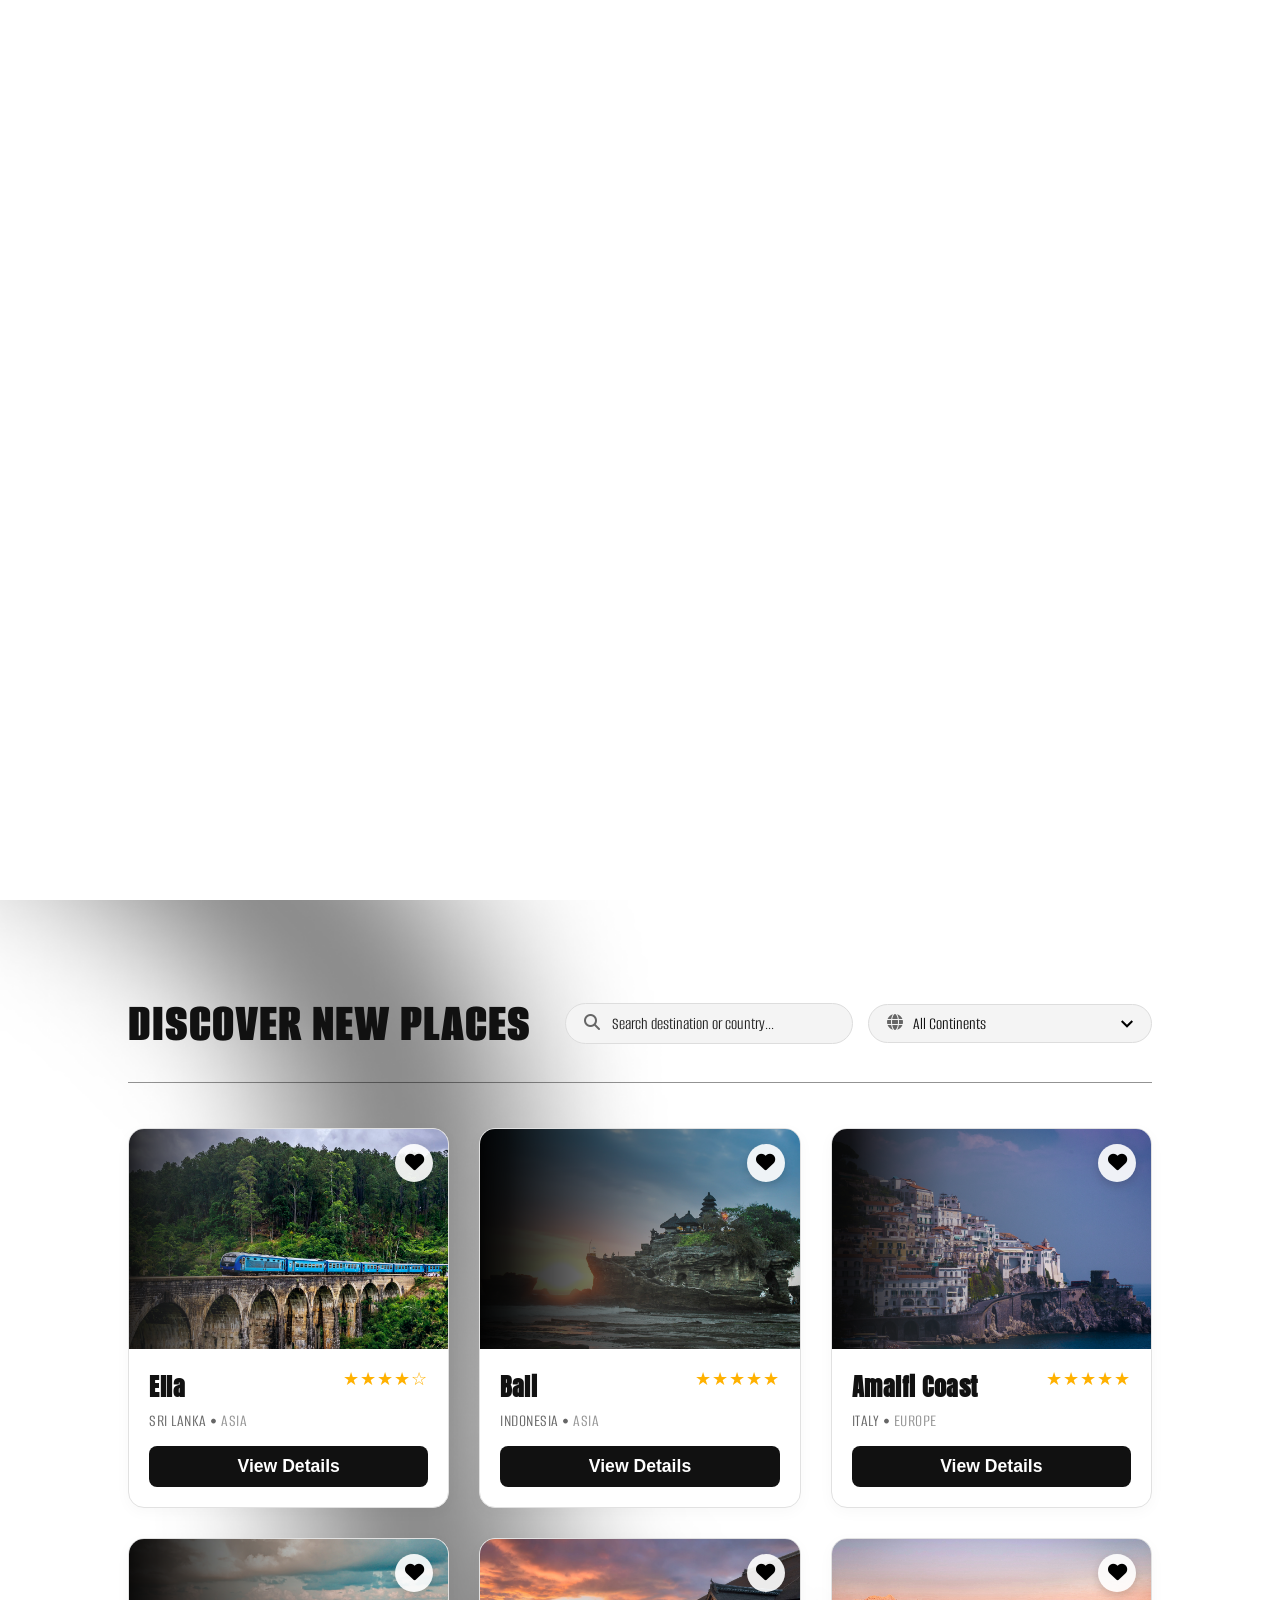
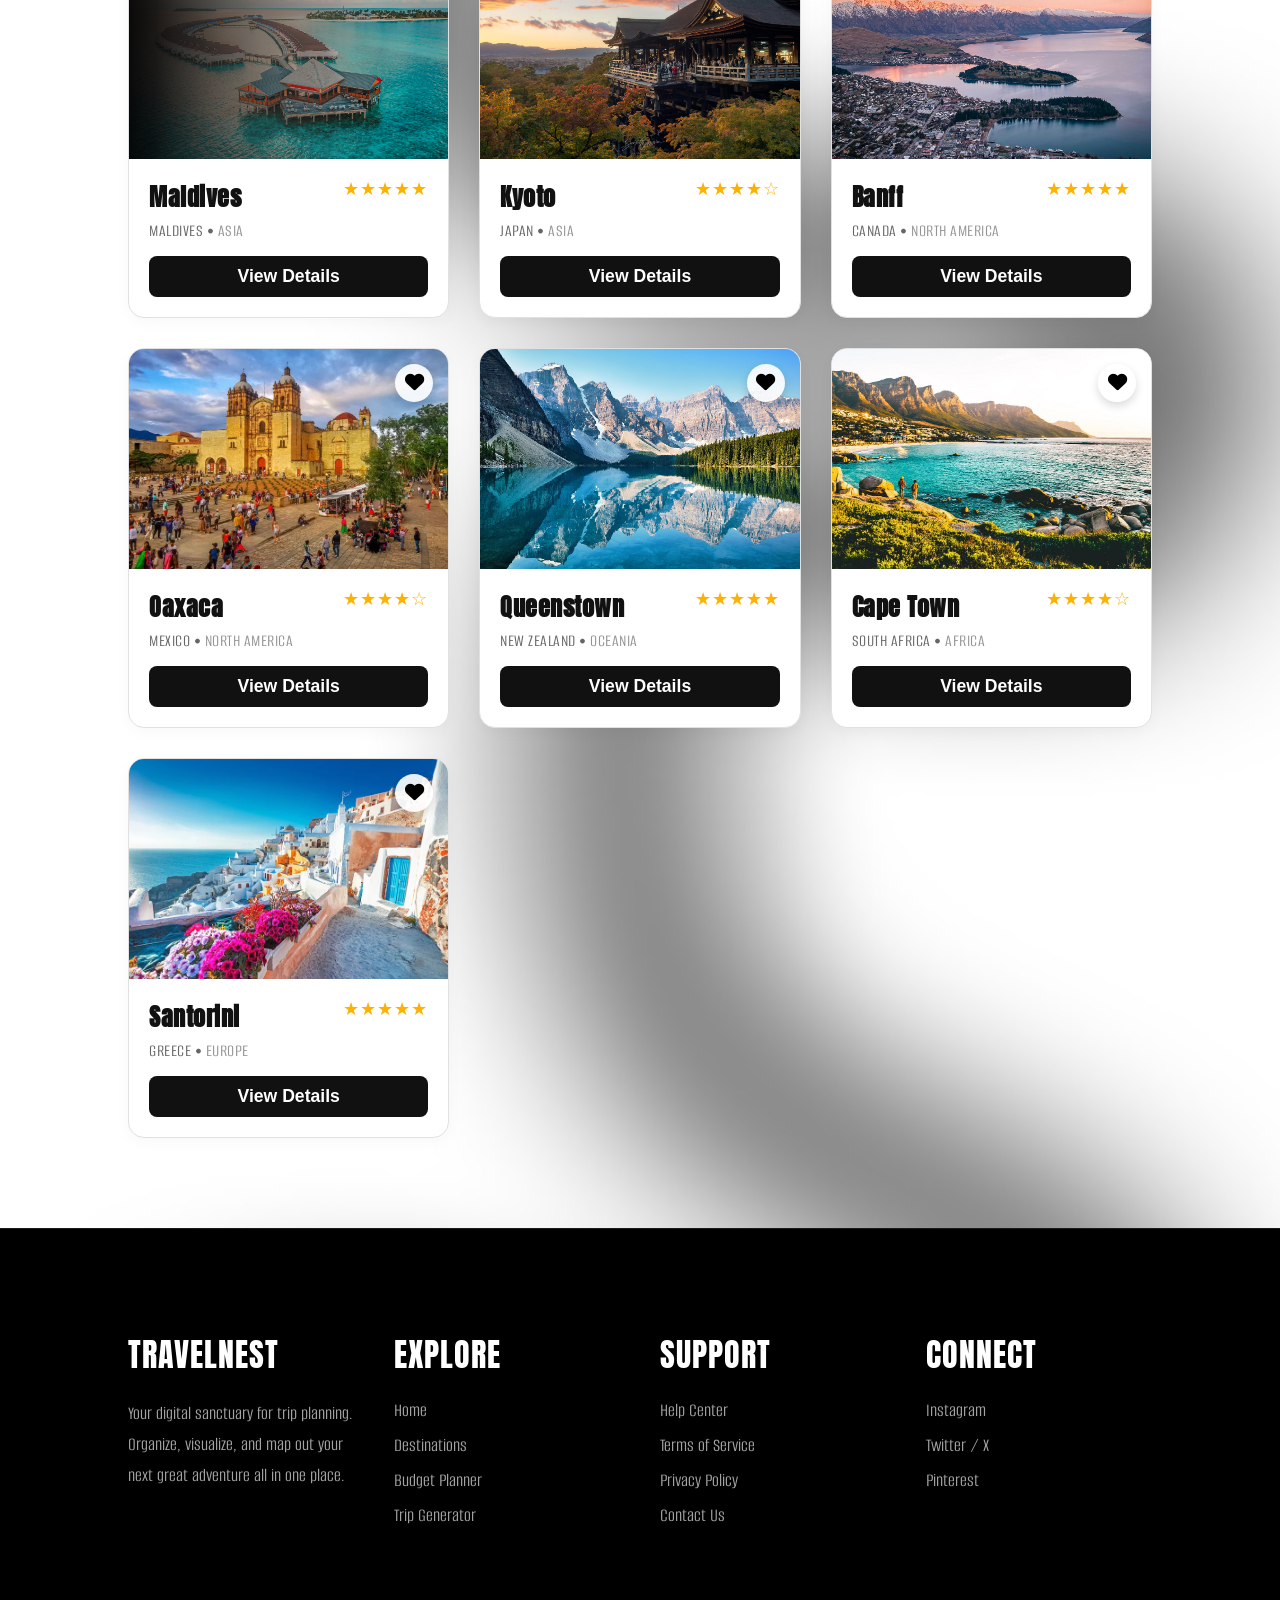
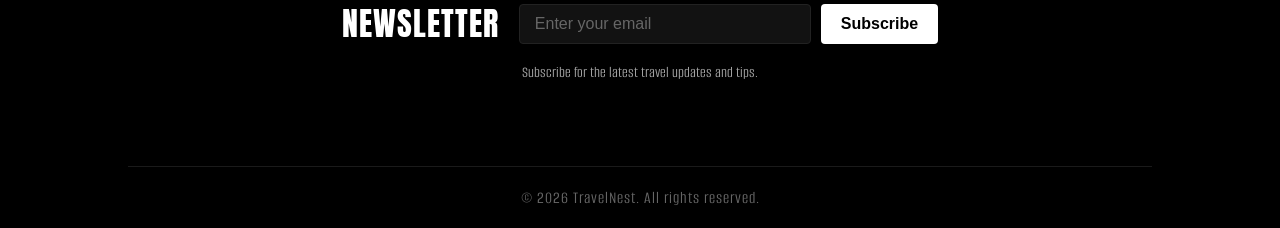
<file: pages/explorer.html>
<!DOCTYPE html>
<html lang="en">

<head>
    <meta charset="UTF-8">
    <meta name="viewport" content="width=device-width, initial-scale=1.0">
    <title>TravelNest | Explore</title>

    <link rel="stylesheet" href="../css/template.css">
    <link rel="stylesheet" href="../css/loading.css">
    <link rel="stylesheet" href="../css/explorer.css">


    <!-- icons  -->
    <link rel="stylesheet" href="https://www.w3schools.com/w3css/5/w3.css">
    <link rel="stylesheet" href="https://cdnjs.cloudflare.com/ajax/libs/font-awesome/4.7.0/css/font-awesome.min.css">
    <link rel="stylesheet" href="https://cdnjs.cloudflare.com/ajax/libs/font-awesome/6.4.0/css/all.min.css"
        integrity="sha512-iecdLmaskl7CVkqkXNQ/ZH/XLlvWZOJyj7Yy7tcenmpD1ypASozpmT/E0iPtmFIB46ZmdtAc9eNBvH0H/ZpiBw=="
        crossorigin="anonymous" referrerpolicy="no-referrer" />

    <!-- fonts  -->
    <link rel="preconnect" href="https://fonts.googleapis.com">
    <link rel="preconnect" href="https://fonts.gstatic.com" crossorigin>
    <link href="https://fonts.googleapis.com/css2?family=Alumni+Sans:wght@300;400;700&family=Anton&display=swap"
        rel="stylesheet">

</head>

<body>

    <div id="custom-cursor"></div>

    <div class="hero-container">
        <div class="nav-bar-container">
            <h1 class="logo-nav">TravelNest</h1>
            <!-- Added mobile menu toggle button (White Circle) -->
            <div class="menu-toggle" id="mobile-menu-toggle">
                <span></span>
                <span></span>
                <span></span>
            </div>

            <nav class="navbar" id="navbar">
                <ul>
                    <li><a href="../index.html">Home</a></li>
                    <li><a href="explorer.html">Destinations</a></li>
                    <li> <a href="planner.html">Budget Planner</a></li>
                    <li><a href="generator.html">Trip Generator</a></li>
                    <li><a href="mood.html">Mood Board</a></li>
                    <li class="active-mobile"><a href="support.html">Support</a></li>
                </ul>
            </nav>
        </div>

        <div class="hero-banner">
            <div class="overlay"></div>
            <div class="slide active"><img src="../assets/images/destinations/Canada/banff.png" alt="Hero 1"></div>
            <div class="slide"><img src="../assets/images/destinations/NZ/queenstown.png" alt="Hero 2"></div>
            <div class="slide"><img src="../assets/images/destinations/Japan/kyoto.png" alt="Hero 3"></div>

            <div class="text-container-hero">
                <h2 class="hero-title">EXPLORE BEYOND HORIZONS</h2>

               <a href="#section-2" class="hero-btn">Get Started</a>


            </div>
        </div>
    </div>


    <div class="page-wrapper">

        <section class="explorer-section" id="section-2">
            <div class="explorer-header">
                <h2 class="section-main-title">Discover new places</h2>

                <div class="explorer-filter-dashboard">
                    <div class="filter-input-wrapper search-field-box">
                        <span class="filter-icon"><i class="fa fa-search"></i></span>
                        <input type="text" id="dest-search-input" placeholder="Search destination or country...">
                    </div>
                    <div class="filter-input-wrapper select-field-box">
                        <span class="filter-icon"><i class="fa fa-globe"></i></span>
                        <select id="dest-continent-filter">
                            <option value="all">All Continents</option>
                            <option value="Asia">Asia</option>
                            <option value="Europe">Europe</option>
                            <option value="North America">North America</option>
                            <option value="Oceania">Oceania</option>
                            <option value="Africa">Africa</option>
                        </select>
                    </div>
                </div>
            </div>

            <div class="wishlist-status-bar" id="wishlist-banner" style="display: none;">
                <p><i class="fa fa-heart" style="padding: 15px;"></i> You have <span id="wishlist-count">0</span>
                    destinations saved to your wishlist.</p>
            </div>

            <div class="destinations-grid-matrix" id="destinations-display-grid">
                <div class="explorer-loading-spinner">Loading dynamic destinations layout...</div>
            </div>
        </section>

        <div class="destination-modal-overlay" id="destination-detail-modal" aria-hidden="true">
            <div class="modal-card-window">
                <button class="modal-close-trigger" id="close-modal-btn"
                    aria-label="Close details window">&times;</button>

                <div class="modal-hero-banner" id="modal-hero-bg">
                    <div class="modal-hero-caption">
                        <h1 id="modal-dest-title">Destination Name</h1>
                        <p id="modal-dest-location">Country, Continent</p>
                    </div>
                </div>

                <div class="modal-body-content">
                    <div class="modal-meta-row">
                        <div class="modal-rating-stars" id="modal-dest-stars">★★★★★</div>
                        <button class="modal-wishlist-action-btn" id="modal-wishlist-toggle-btn">
                            <span class="heart-icon">🤍</span> Add to Wishlist
                        </button>
                    </div>

                    <div class="modal-info-segment">
                        <h2>About The Destination</h2>
                        <p id="modal-dest-description">Comprehensive destination overview description paragraph details
                            go here dynamically.</p>
                    </div>

                    <div class="modal-info-segment">
                        <h2>Popular Attractions</h2>
                        <ul class="modal-attractions-list" id="modal-dest-attractions">
                        </ul>
                    </div>

                    <div class="modal-info-segment">
                        <h2>Estimated Travel Costs Comparison</h2>
                        <div class="table-responsive-container">
                            <table class="modal-cost-comparison-table">
                                <thead>
                                    <tr>
                                        <th>Expense Category</th>
                                        <th>Estimated Cost Range</th>
                                    </tr>
                                </thead>
                                <tbody>
                                    <tr>
                                        <td><strong> Accommodation</strong></td>
                                        <td id="cost-cell-accommodation">-</td>
                                    </tr>
                                    <tr>
                                        <td><strong> Food & Dining</strong></td>
                                        <td id="cost-cell-food">-</td>
                                    </tr>
                                    <tr>
                                        <td><strong> Local Transport</strong></td>
                                        <td id="cost-cell-transport">-</td>
                                    </tr>
                                </tbody>
                            </table>
                        </div>
                    </div>
                </div>

                <div class="modal-footer-actions">
                    <button class="modal-primary-action-btn">Book Now</button>
                </div>
            </div>
        </div>

    </div>

    <div class="menu-overlay" id="menu-overlay"></div>

    <footer class="footer">
        <div class="footer-content">
            <div class="footer-col branding">
                <h1>TravelNest</h1>
                <p>Your digital sanctuary for trip planning. Organize, visualize, and map out your next great
                    adventure all in one place.</p>
            </div>

            <div class="footer-col links">
                <h1>Explore</h1>
                <ul>
                    <li>Home</li>
                    <li>Destinations</li>
                    <li>Budget Planner</li>
                    <li>Trip Generator</li>
                </ul>
            </div>

            <div class="footer-col legal">
                <h1>Support</h1>
                <ul>
                    <li>Help Center</li>
                    <li>Terms of Service</li>
                    <li>Privacy Policy</li>
                    <li>Contact Us</li>
                </ul>
            </div>

            <div class="footer-col social">
                <h1>Connect</h1>
                <ul>
                    <li>Instagram</li>
                    <li>Twitter / X</li>
                    <li>Pinterest</li>
                </ul>
            </div>
        </div>

        <div class="footer-newsletter-row">
            <div class="newsletter-inline-container">
                <h1>Newsletter</h1>
                <form id="newsletter-form" class="newsletter-form">
                    <input type="email" id="newsletter-email" placeholder="Enter your email" required>
                    <button type="submit">Subscribe</button>
                </form>
            </div>
            <p class="newsletter-desc">Subscribe for the latest travel updates and tips.</p>
            <p id="newsletter-message" class="newsletter-message"></p>
        </div>

        <div class="footer-bottom">
            &copy; 2026 TravelNest. All rights reserved.
        </div>
    </footer>

    <!-- loading screen  -->
    <div id="loader">
        <div class="panel left"></div>
        <div class="panel right"></div>

        <h1 class="logo">TravelNest</h1>
    </div>



    <script src="../js/loading.js"></script>


    <script src="../js/template.js"></script>

    <!-- animations  -->

    <script src="../js/cursor_animation.js"></script>
    <script src="../js/explorer.js"></script>

</body>

</html>
</file>
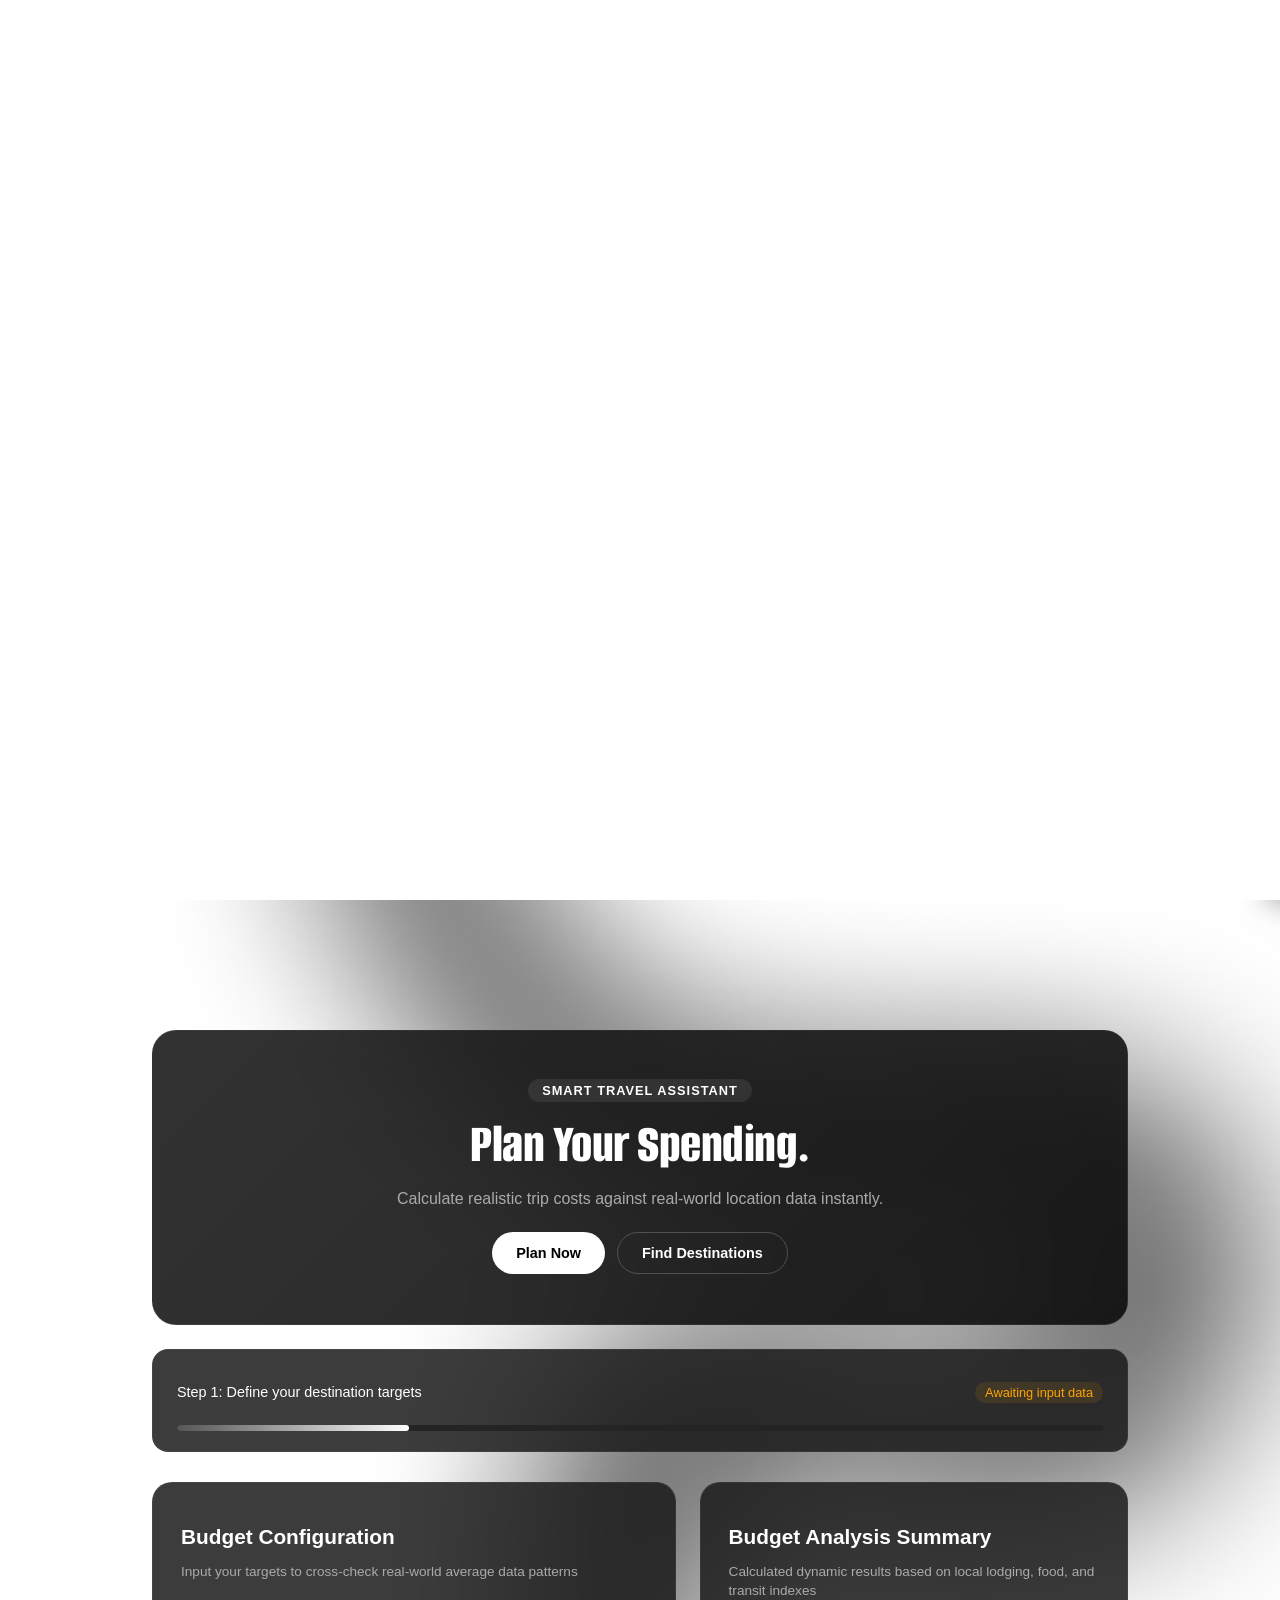
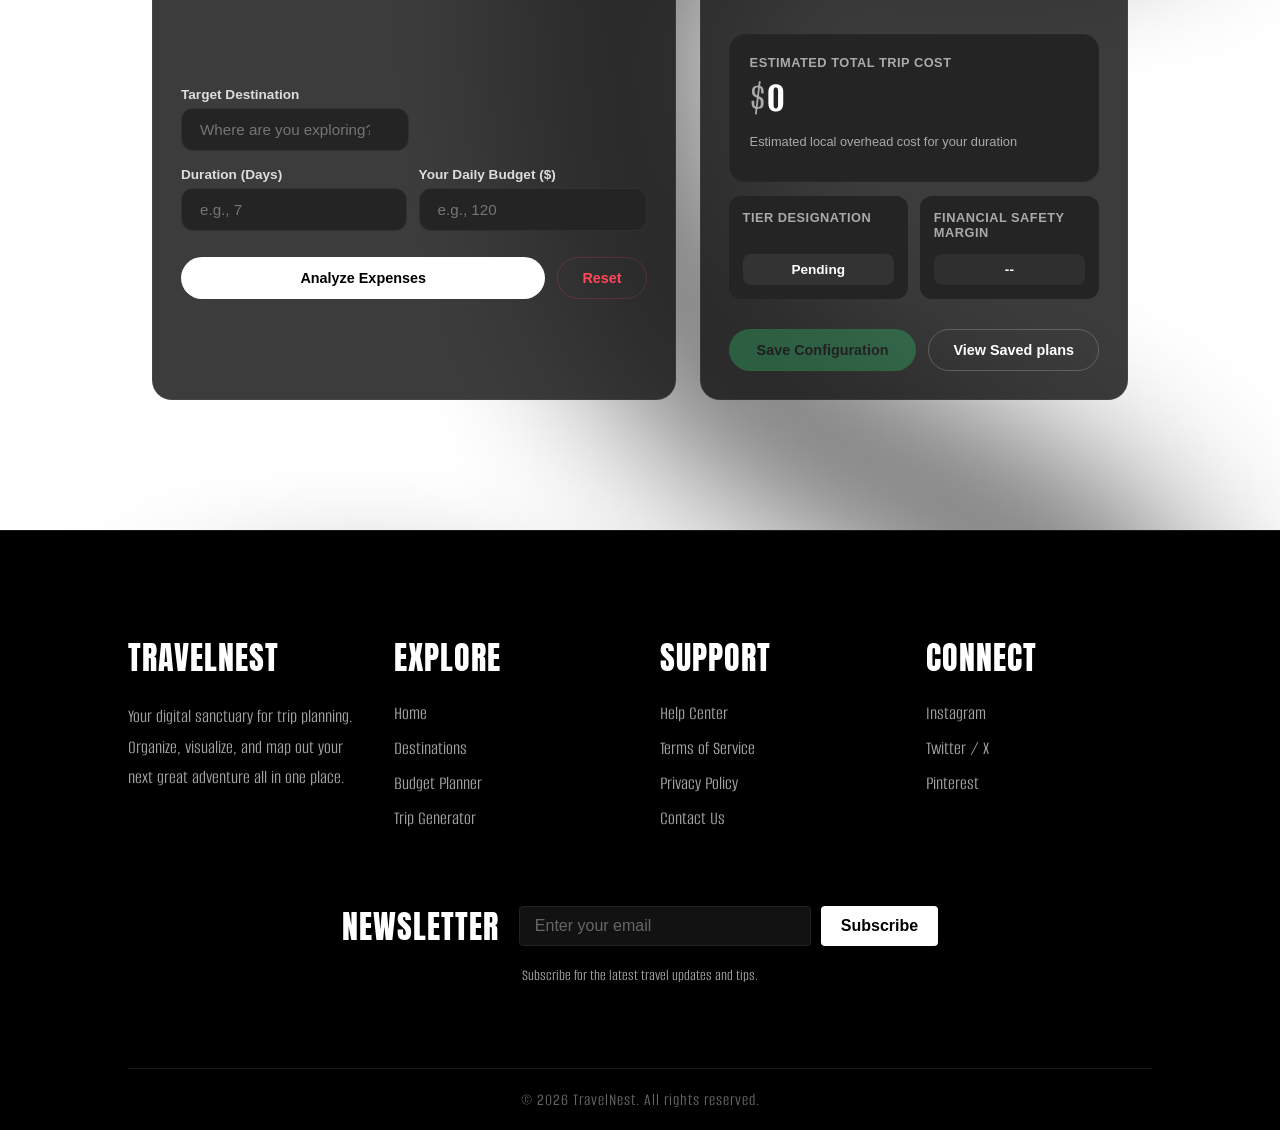
<file: pages/planner.html>
<!DOCTYPE html>
<html lang="en">

<head>
    <meta charset="UTF-8">
    <meta name="viewport" content="width=device-width, initial-scale=1.0">
    <title>TravelNest | Planner</title>

    <!-- css links  -->
    <link rel="stylesheet" href="../css/template.css">
    <link rel="stylesheet" href="../css/loading.css">
    <link rel="stylesheet" href="../css/planner.css">

    <!-- fonts  -->
    <link rel="preconnect" href="https://fonts.googleapis.com">
    <link rel="preconnect" href="https://fonts.gstatic.com" crossorigin>
    <link href="https://fonts.googleapis.com/css2?family=Alumni+Sans:wght@300;400;700&family=Anton&display=swap"
        rel="stylesheet">

        <!-- icons  -->

    <link rel="stylesheet" href="https://cdnjs.cloudflare.com/ajax/libs/font-awesome/6.4.0/css/all.min.css"
        integrity="sha512-iecdLmaskl7CVkqkXNQ/ZH/XLlvWZOJyj7Yy7tcenmpD1ypASozpmT/E0iPtmFIB46ZmdtAc9eNBvH0H/ZpiBw=="
        crossorigin="anonymous" referrerpolicy="no-referrer" />

</head>

<body>

    <!-- ////////////////////////////// -->
    <!-- template  -->
    <!-- ////////////////////////////  -->

    <div id="custom-cursor"></div>

    <div class="hero-container">
        <div class="nav-bar-container">
            <h1 class="logo-nav">TravelNest</h1>
            <!-- Added mobile menu toggle button (White Circle) -->
            <div class="menu-toggle" id="mobile-menu-toggle">
                <span></span>
                <span></span>
                <span></span>
            </div>

            <nav class="navbar" id="navbar">
                <ul>
                    <li><a href="../index.html">Home</a></li>
                    <li><a href="explorer.html">Destinations</a></li>
                    <li> <a href="planner.html">Budget Planner</a></li>
                    <li><a href="generator.html">Trip Generator</a></li>
                    <li><a href="mood.html">Mood Board</a></li>
                    <li class="active-mobile"><a href="support.html">Support</a></li>
                </ul>
            </nav>
        </div>

        <div class="hero-banner">
            <div class="overlay"></div>
            <div class="slide active"><img src="../assets/images/destinations/SA/capetown.png" alt="Hero 1"></div>
            <div class="slide"><img src="../assets/images/destinations/Japan/kyoto.png" alt="Hero 2"></div>
            <div class="slide"><img src="../assets/images/destinations/NZ/queenstown.png" alt="Hero 3"></div>

            <div class="text-container-hero">
                <h2 class="hero-title">EXPLORE BEYOND HORIZONS</h2>

               <a href="#section-2" class="hero-btn">Get Started</a>

            </div>
        </div>
    </div>
  

    <div class="page-wrapper">


        <div class="tn-planner-wrapper" id="section-2">
            <header class="tn-planner-hero">
                <div class="hero-content">
                    <span class="tn-badge-pill">Smart Travel Assistant</span>
                    <h1>Plan Your Spending.</h1>
                    <p>Calculate realistic trip costs against real-world location data instantly.</p>
                </div>
                <div class="hero-btn-group">
                    <button class="tn-btn tn-btn-primary" id="scroll-to-form">Plan Now</button>
                    <a href="explorer.html" class="tn-btn tn-btn-secondary">Find Destinations</a>
                </div>
            </header>

            <div class="tn-progress-card">
                <div class="progress-meta">
                    <p class="progress-label" id="progress-text">Step 1: Define your destination targets</p>
                    <span class="progress-status-alert" id="form-alert">Awaiting input data</span>
                </div>
                <div class="tn-progress-track">
                    <div class="tn-progress-bar" id="tracker-bar"></div>
                </div>
            </div>

            <div class="tn-dashboard-grid">

                <div class="tn-card tn-form-card">
                    <div class="card-header">
                        <h1>Budget Configuration</h1>
                        <p>Input your targets to cross-check real-world average data patterns</p>
                    </div>

                    <form id="tn-budget-form" autocomplete="off">
                        <div class="tn-input-group">
                            <label for="tn-destination">Target Destination</label>
                            <div class="input-with-icon">
                                <input list="destinations-pool" id="tn-destination"
                                    placeholder="Where are you exploring?" required>
                                <datalist id="destinations-pool"></datalist>
                            </div>
                        </div>

                        <div class="tn-input-row">
                            <div class="tn-input-group">
                                <label for="tn-days">Duration (Days)</label>
                                <input type="number" id="tn-days" min="1" max="365" placeholder="e.g., 7" required>
                            </div>

                            <div class="tn-input-group">
                                <label for="tn-daily-budget">Your Daily Budget ($)</label>
                                <input type="number" id="tn-daily-budget" min="1" placeholder="e.g., 120" required>
                            </div>
                        </div>

                        <div class="form-actions-row">
                            <button type="submit" class="tn-btn tn-btn-primary tn-btn-wide">Analyze Expenses</button>
                            <button type="button" class="tn-btn tn-btn-reset" id="tn-clear-btn">Reset</button>
                        </div>
                    </form>
                </div>

                <div class="tn-card tn-results-card">
                    <div class="card-header">
                        <h1>Budget Analysis Summary</h1>
                        <p>Calculated dynamic results based on local lodging, food, and transit indexes</p>
                    </div>

                    <div class="results-display-area">
                        <div class="metric-block main-metric">
                            <span class="metric-title">Estimated Total Trip Cost</span>
                            <div class="total-counter-view">
                                <span class="currency-symbol">$</span><span id="txt-total-cost">0</span>
                            </div>
                            <p class="metric-subtext">Estimated local overhead cost for your duration</p>
                        </div>

                        <div class="metrics-split-row">
                            <div class="metric-sub-card">
                                <span class="metric-title">Tier Designation</span>
                                <div class="status-pill status-pending" id="badge-budget-tier">Pending</div>
                            </div>
                            <div class="metric-sub-card">
                                <span class="metric-title">Financial Safety Margin</span>
                                <div class="status-pill status-neutral" id="badge-safety-index">--</div>
                            </div>
                        </div>
                    </div>

                    <div class="results-actions-row">
                        <button class="tn-btn tn-btn-success tn-btn-wide" id="tn-save-btn" disabled>Save
                            Configuration</button>
                        <button class="tn-btn tn-btn-secondary" id="tn-view-saved-btn">View Saved plans</button>
                    </div>
                </div>
            </div>

            <div class="tn-saved-drawer hidden" id="saved-plans-drawer">
                <div class="drawer-header">
                    <h1>Stored Configurations Log</h1>
                </div>

                <div class="drawer-content" id="saved-items-container">
                    <p class="empty-log-text">No custom configurations stored in local storage yet.</p>
                </div>

                <div class="drawer-footer">
                    <button class="tn-btn tn-btn-secondary tn-btn-wide" id="close-drawer">Close Log</button>
                </div>
            </div>
        </div>



    </div>


    <div class="menu-overlay" id="menu-overlay"></div>

    <footer class="footer">
        <div class="footer-content">
            <div class="footer-col branding">
                <h1>TravelNest</h1>
                <p>Your digital sanctuary for trip planning. Organize, visualize, and map out your next great
                    adventure all in one place.</p>
            </div>

            <div class="footer-col links">
                <h1>Explore</h1>
                <ul>
                    <li>Home</li>
                    <li>Destinations</li>
                    <li>Budget Planner</li>
                    <li>Trip Generator</li>
                </ul>
            </div>

            <div class="footer-col legal">
                <h1>Support</h1>
                <ul>
                    <li>Help Center</li>
                    <li>Terms of Service</li>
                    <li>Privacy Policy</li>
                    <li>Contact Us</li>
                </ul>
            </div>

            <div class="footer-col social">
                <h1>Connect</h1>
                <ul>
                    <li>Instagram</li>
                    <li>Twitter / X</li>
                    <li>Pinterest</li>
                </ul>
            </div>
        </div>

        <div class="footer-newsletter-row">
            <div class="newsletter-inline-container">
                <h1>Newsletter</h1>
                <form id="newsletter-form" class="newsletter-form">
                    <input type="email" id="newsletter-email" placeholder="Enter your email" required>
                    <button type="submit">Subscribe</button>
                </form>
            </div>
            <p class="newsletter-desc">Subscribe for the latest travel updates and tips.</p>
            <p id="newsletter-message" class="newsletter-message"></p>
        </div>

        <div class="footer-bottom">
            &copy; 2026 TravelNest. All rights reserved.
        </div>
    </footer>

    <!-- //////////////////////////////  -->
    <!-- loading screen animation  -->
    <!-- //////////////////////////////  -->
    <div id="loader">
        <div class="panel left"></div>
        <div class="panel right"></div>

        <h1 class="logo">TravelNest</h1>
    </div>


    <script src="../js/loading.js"></script>



    <script src="../js/template.js"></script>

    <!-- animations  -->

    <script src="../js/cursor_animation.js"></script>
    <script src="../js/planner.js"></script>

</body>

</html>
</file>
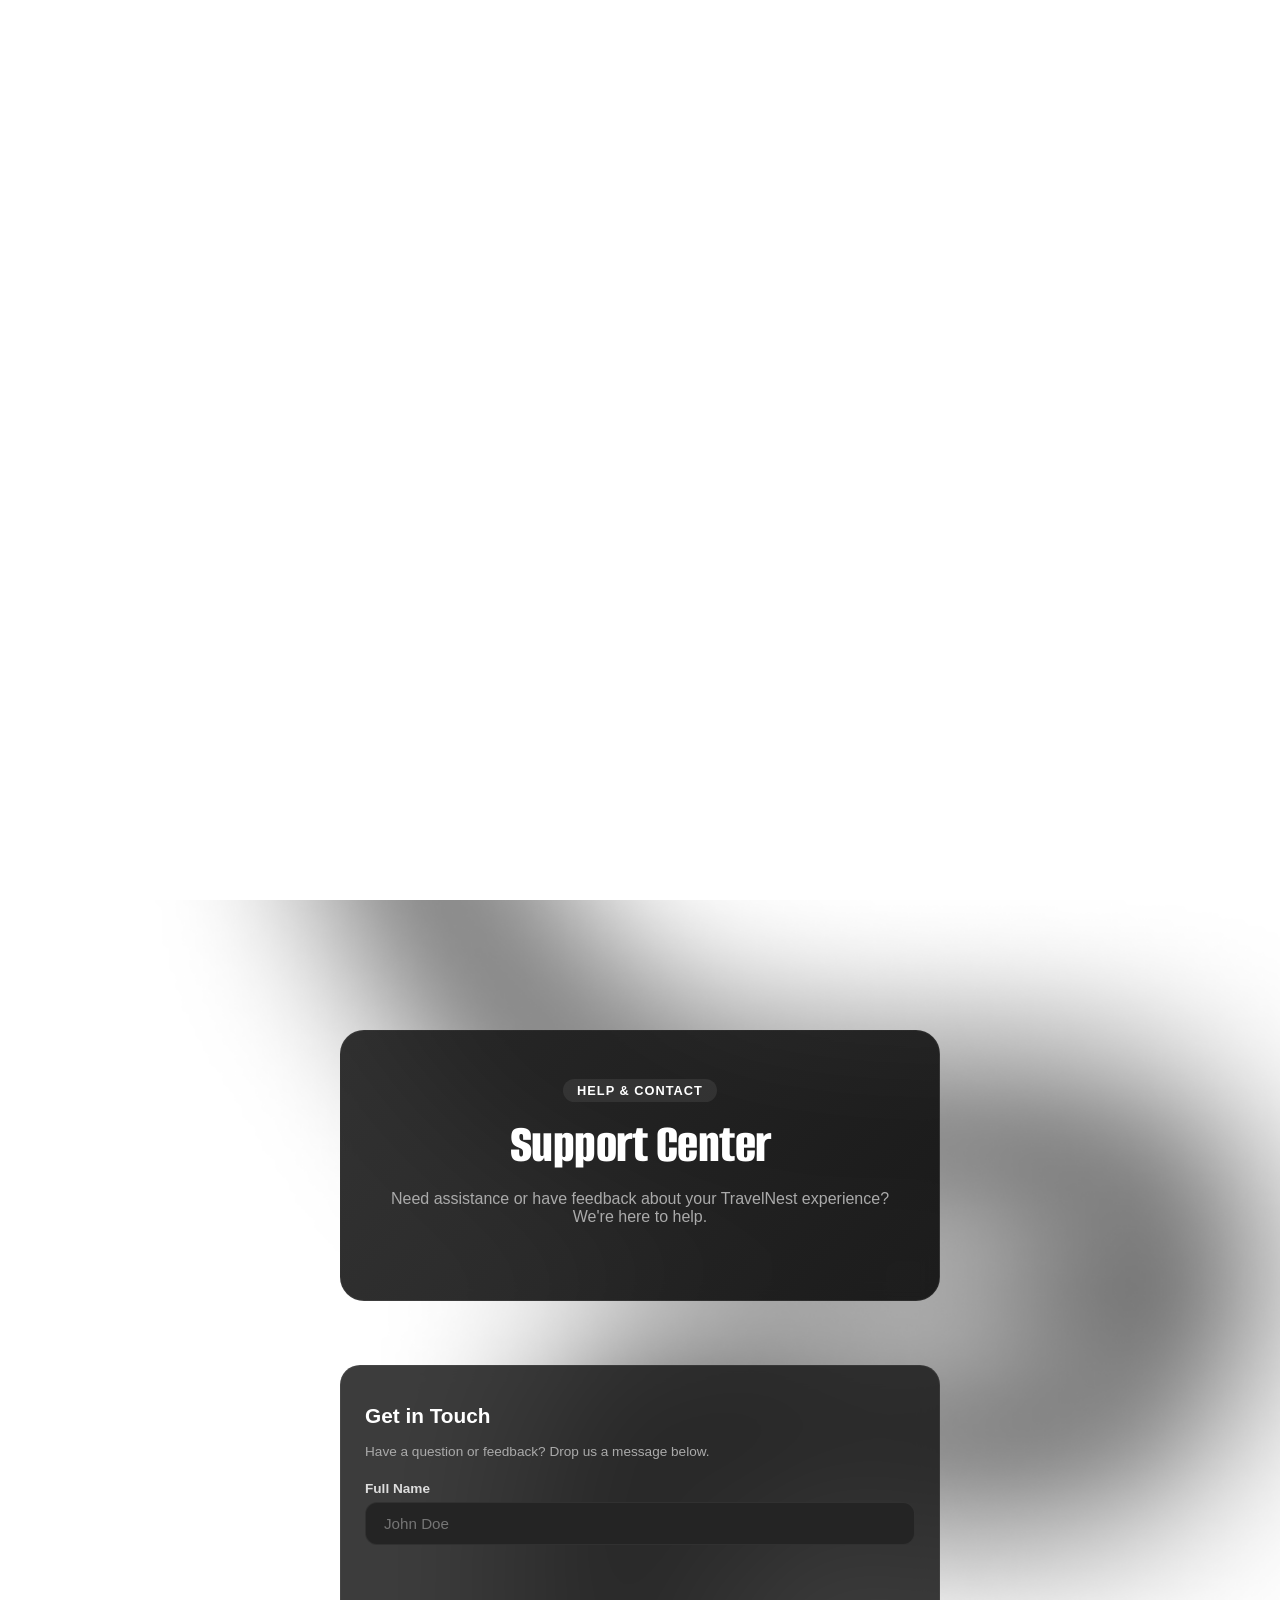
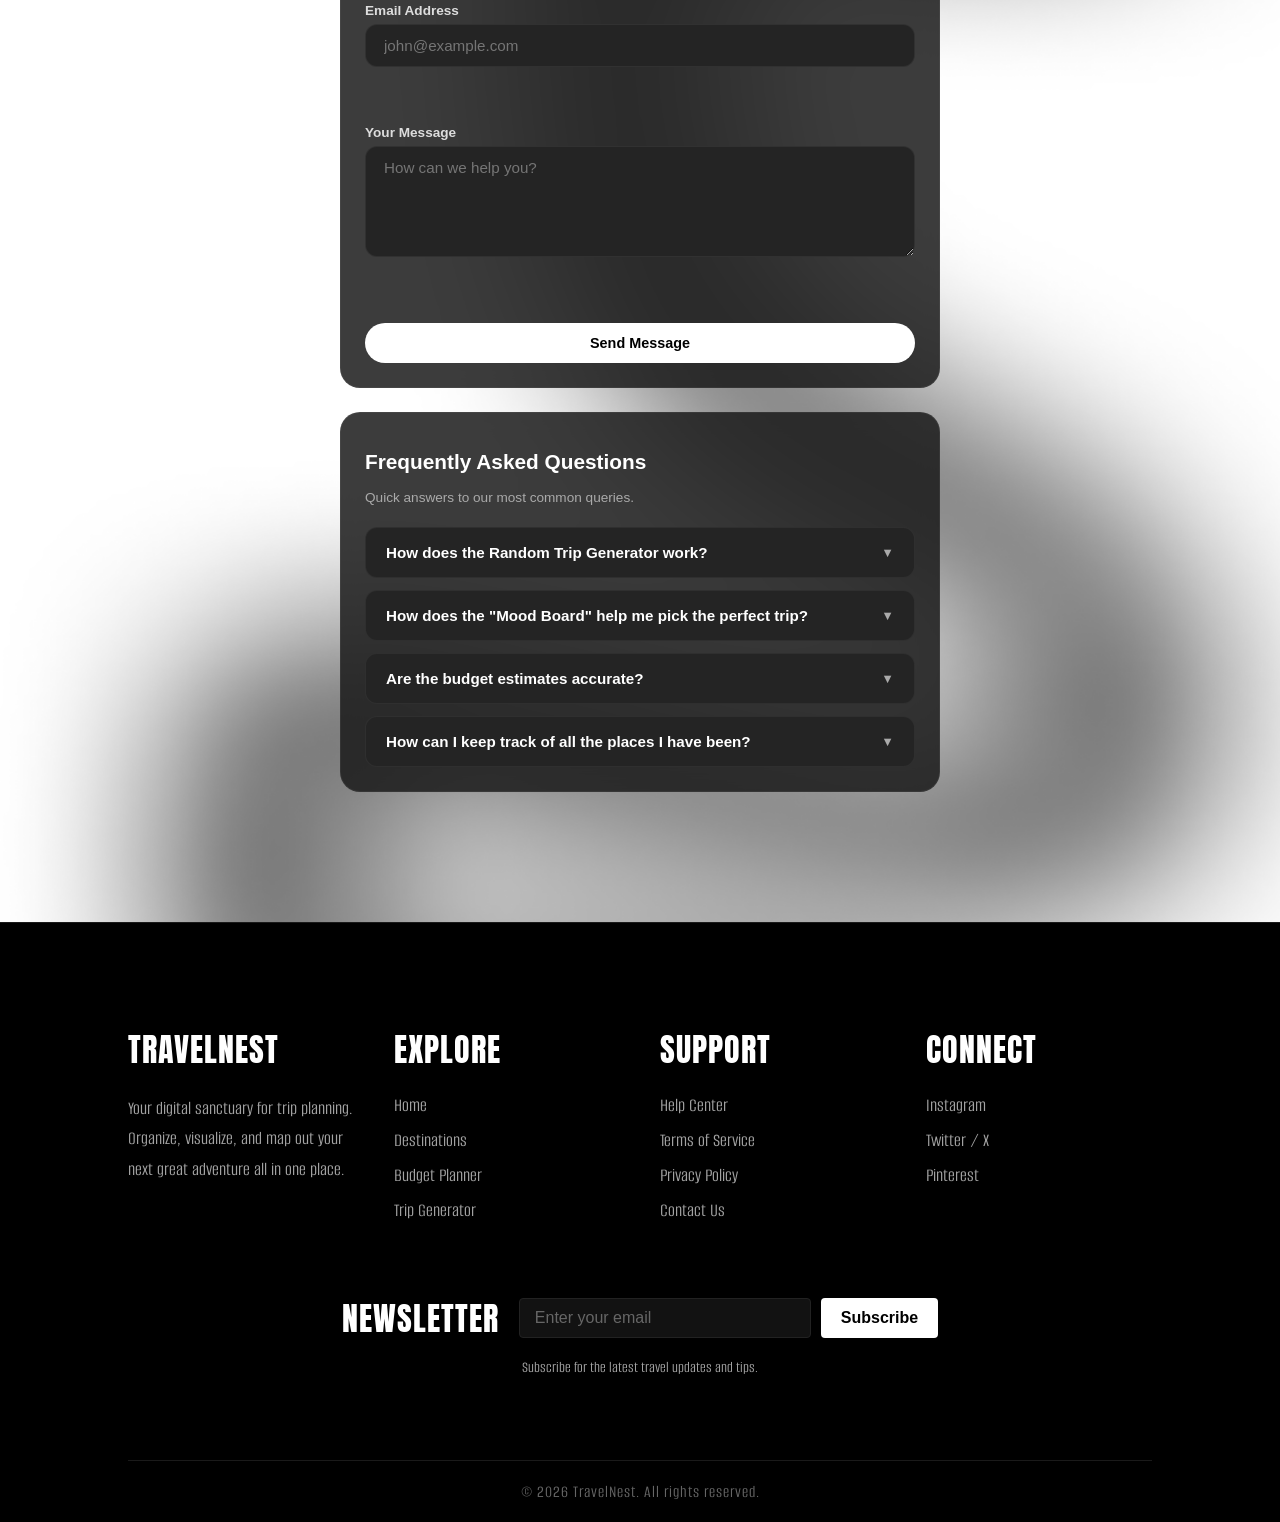
<file: pages/support.html>
<!DOCTYPE html>
<html lang="en">

<head>
    <meta charset="UTF-8">
    <meta name="viewport" content="width=device-width, initial-scale=1.0">
    <title>TravelNest | Support</title>
    <link rel="stylesheet" href="../css/template.css">
    <link rel="stylesheet" href="../css/loading.css">
    <link rel="stylesheet" href="../css/support.css">




    <link rel="preconnect" href="https://fonts.googleapis.com">
    <link rel="preconnect" href="https://fonts.gstatic.com" crossorigin>
    <link href="https://fonts.googleapis.com/css2?family=Alumni+Sans:wght@300;400;700&family=Anton&display=swap"
        rel="stylesheet">

    <!-- icons  -->
    <link rel="stylesheet" href="https://cdnjs.cloudflare.com/ajax/libs/font-awesome/6.4.0/css/all.min.css"
        integrity="sha512-iecdLmaskl7CVkqkXNQ/ZH/XLlvWZOJyj7Yy7tcenmpD1ypASozpmT/E0iPtmFIB46ZmdtAc9eNBvH0H/ZpiBw=="
        crossorigin="anonymous" referrerpolicy="no-referrer" />

</head>

<body>

    <div id="custom-cursor"></div>

    <div class="hero-container">
        <div class="nav-bar-container">
            <h1 class="logo-nav">TravelNest</h1>
            <!-- Added mobile menu toggle button (White Circle) -->
            <div class="menu-toggle" id="mobile-menu-toggle">
                <span></span>
                <span></span>
                <span></span>
            </div>

            <nav class="navbar" id="navbar">
                <ul>
                    <li><a href="../index.html">Home</a></li>
                    <li><a href="explorer.html">Destinations</a></li>
                    <li> <a href="planner.html">Budget Planner</a></li>
                    <li><a href="generator.html">Trip Generator</a></li>
                    <li><a href="mood.html">Mood Board</a></li>
                    <li class="active-mobile"><a href="support.html">Support</a></li>
                </ul>
            </nav>
        </div>

        <div class="hero-banner">
            <div class="overlay"></div>
            <div class="slide active"><img src="../assets/images/destinations/Canada/banff.png" alt="Hero 1"></div>
            <div class="slide"><img src="../assets/images/destinations/NZ/queenstown.png" alt="Hero 2"></div>
            <div class="slide"><img src="../assets/images/destinations/Japan/kyoto.png" alt="Hero 3"></div>

            <div class="text-container-hero">
                <h2 class="hero-title">EXPLORE BEYOND HORIZONS</h2>
           
                    <a href="#section-2" class="hero-btn">Get Started</a>
              

            </div>
        </div>
    </div>


    <div class="page-wrapper">

        <header class="tn-planner-wrapper" id="section-2">
            <div class="tn-planner-hero">
                <span class="tn-badge-pill">Help & Contact</span>
                <h1>Support Center</h1>
                <p>Need assistance or have feedback about your TravelNest experience? We're here to help.</p>
            </div>
        </header>


        <main class="tn-planner-wrapper" style="padding-top: 0;">
            <div class="tn-support-stack">

                <!-- Form Component Core Card -->
                <div class="tn-card">
                    <div class="card-header">
                        <h1>Get in Touch</h1>
                        <p>Have a question or feedback? Drop us a message below.</p>
                    </div>

                    <form id="tn-support-form" novalidate>
                        <div class="tn-input-group">
                            <label for="user-name">Full Name</label>
                            <input type="text" id="user-name" placeholder="John Doe" required>
                            <span class="validation-msg" id="name-error"></span>
                        </div>

                        <div class="tn-input-group" style="margin-top: 16px;">
                            <label for="user-email">Email Address</label>
                            <input type="email" id="user-email" placeholder="john@example.com" required>
                            <span class="validation-msg" id="email-error"></span>
                        </div>

                        <div class="tn-input-group" style="margin-top: 16px;">
                            <label for="user-message">Your Message</label>
                            <textarea id="user-message" rows="5" placeholder="How can we help you?" required></textarea>
                            <span class="validation-msg" id="message-error"></span>
                        </div>

                        <div class="form-actions-row" style="margin-top: 24px;">
                            <button type="submit" class="tn-btn tn-btn-primary tn-btn-wide" id="submit-btn">Send
                                Message</button>
                        </div>

                        <div id="form-success-msg" class="support-success-msg" style="display: none;">
                            Thanks for reaching out! Your feedback has been saved.
                        </div>
                    </form>
                </div>

                <!-- FAQ Component Core Card Comes Next Directly Below -->
                <div class="tn-card">
                    <div class="card-header">
                        <h1>Frequently Asked Questions</h1>
                        <p>Quick answers to our most common queries.</p>
                    </div>

                    <div class="tn-accordion-container">
                        <div class="faq-item">
                            <button class="faq-question">
                                How does the Random Trip Generator work?
                                <span class="faq-icon">▼</span>
                            </button>
                            <div class="faq-answer">
                                <p><br>It filters our curated database based on your preferred travel vibe and budget,
                                    then
                                    randomly selects the perfect match for you!</p>
                            </div>
                        </div>

                        <div class="faq-item">
                            <button class="faq-question">
                                How does the "Mood Board" help me pick the perfect trip?
                                <span class="faq-icon">▼</span>
                            </button>
                            <div class="faq-answer">
                                <p><br>Travel is about how a place feels, not just how it looks.
                                    Our Mood Board lets you "try on" different atmospheres from serene forests to
                                    electric cities—so we can ensure your trip's energy perfectly matches your need to
                                    recharge.</p>
                            </div>
                        </div>

                        <div class="faq-item">
                            <button class="faq-question">
                                Are the budget estimates accurate?
                                <span class="faq-icon">▼</span>
                            </button>
                            <div class="faq-answer">
                                <p><br>Our budget estimates are based on average daily costs for mid-range travel.
                                    Actual
                                    costs may vary depending on your specific travel style and seasonality.</p>
                            </div>
                        </div>

                        <div class="faq-item">
                            <button class="faq-question">
                                How can I keep track of all the places I have been?
                                <span class="faq-icon">▼</span>
                            </button>
                            <div class="faq-answer">
                                <p><br>Easily log your history by marking adventures as "Visited." This builds a
                                    personal profile that helps our experts learn your specific tastes, allowing us
                                    to provide increasingly personalized recommendations for every future getaway.</p>
                            </div>
                        </div>
                    </div>
                </div>

            </div>
        </main>



    </div>

    <div class="menu-overlay" id="menu-overlay"></div>

    <footer class="footer">
        <div class="footer-content">
            <div class="footer-col branding">
                <h1>TravelNest</h1>
                <p>Your digital sanctuary for trip planning. Organize, visualize, and map out your next great
                    adventure all in one place.</p>
            </div>

            <div class="footer-col links">
                <h1>Explore</h1>
                <ul>
                    <li>Home</li>
                    <li>Destinations</li>
                    <li>Budget Planner</li>
                    <li>Trip Generator</li>
                </ul>
            </div>

            <div class="footer-col legal">
                <h1>Support</h1>
                <ul>
                    <li>Help Center</li>
                    <li>Terms of Service</li>
                    <li>Privacy Policy</li>
                    <li>Contact Us</li>
                </ul>
            </div>

            <div class="footer-col social">
                <h1>Connect</h1>
                <ul>
                    <li>Instagram</li>
                    <li>Twitter / X</li>
                    <li>Pinterest</li>
                </ul>
            </div>
        </div>

        <div class="footer-newsletter-row">
            <div class="newsletter-inline-container">
                <h1>Newsletter</h1>
                <form id="newsletter-form" class="newsletter-form">
                    <input type="email" id="newsletter-email" placeholder="Enter your email" required>
                    <button type="submit">Subscribe</button>
                </form>
            </div>
            <p class="newsletter-desc">Subscribe for the latest travel updates and tips.</p>
            <p id="newsletter-message" class="newsletter-message"></p>
        </div>

        <div class="footer-bottom">
            &copy; 2026 TravelNest. All rights reserved.
        </div>
    </footer>

    <!-- //////////////////////////////  -->
    <!-- loading screen animation  -->
    <!-- //////////////////////////////  -->
    <div id="loader">
        <div class="panel left"></div>
        <div class="panel right"></div>

        <h1 class="logo">TravelNest</h1>
    </div>


    <script src="../js/loading.js"></script>




    <script src="../js/template.js"></script>

    <!-- animations  -->

    <script src="../js/cursor_animation.js"></script>
    <script src="../js/support.js"></script>


</body>

</html>
</file>
<file: css/template.css>
:root {
    --title-font: "Anton", sans-serif;
    --main-font: "Alumni Sans", sans-serif;
}

html {
    scroll-behavior: smooth;
}

body {
    width: 100%;
    overflow-x: hidden;
    margin: 0;
    padding: 0;
    cursor: none;
}

/* Base cursor suppression overrides */
a, button, img, select, input {
    cursor: none;
}

/* Prevent layout scrolling when mobile navigation drawers are active */
body.no-scroll {
    overflow: hidden;
}

/* ============================================================================
   CUSTOM MOUSE CURSOR ANIMATIONS
============================================================================ */
#custom-cursor {
    width: 20px;
    height: 20px;
    background-color: white;
    border-radius: 50%;
    position: fixed;
    top: 0;
    left: 0;
    transform: translate(-50%, -50%);
    pointer-events: none;
    z-index: 9999;
    mix-blend-mode: difference;
    transition: width 0.3s ease, height 0.3s ease;
}

#custom-cursor.is-hovering-text {
    width: 150px;
    height: 150px;
}

#custom-cursor.is-hovering-image {
    width: 20px;
    height: 20px;
    mix-blend-mode: normal;
    background-color: rgba(255, 255, 255, 0.8);
}

/* ============================================================================
   HERO CORE CONTAINER & GRAPHICS (PRESERVED)
============================================================================ */
.hero-container {
    position: fixed;
    top: 0;
    left: 50%;
    transform: translateX(-50%);
    overflow: hidden;
    z-index: 100;
    width: 100vw;
    height: 100vh;
    border-radius: 0px;
    background-color: rgb(0, 0, 0);
    transition: background-color 0.1s ease;
}

.hero-banner {
    position: absolute;
    top: 0;
    left: 0;
    width: 100%;
    height: 100%;
    background-size: cover;
    background-position: center;
    display: flex;
    align-items: flex-start;
    justify-content: center;
    flex-direction: column;
    z-index: 1;
    font-family: var(--main-font);
}

.hero-banner .overlay {
    position: absolute;
    inset: 0;
    background: black;
    opacity: 0;
    z-index: 2;
    transition: opacity 1.2s ease;
}

.slide {
    position: absolute;
    inset: 0;
    opacity: 0;
    transform: scale(1.1);
    filter: blur(6px) brightness(0.7);
    transition: opacity 1.2s ease, transform 6s ease, filter 1.2s ease;
}

.slide img {
    width: 100%;
    height: 100%;
    object-fit: cover;
}

.slide.active {
    opacity: 1;
    transform: scale(1.2);
    filter: blur(0px) brightness(1);
}

/* ============================================================================
   HERO NAVIGATION BAR MATRICES (DESKTOP FLOATING PILL PRESERVED)
============================================================================ */
.nav-bar-container {
    position: absolute;
    top: 20px;
    left: 20px;
    right: 20px;
    height: 50px;
    border-radius: 600px;
    display: flex;
    align-items: center;
    justify-content: space-between;
    padding: 0 40px;
    box-sizing: border-box;
    z-index: 100;
    font-family: var(--main-font);
    font-style: normal;
    letter-spacing: 1px;
    color: white;
    background: rgba(87, 87, 87, 0.15);
    backdrop-filter: blur(10px);
}

.logo-nav {
    font-size: 1rem;
    margin: 0;
    font-family: var(--title-font);
    letter-spacing: 2px;
}

.navbar ul {
    display: flex;
    list-style: none;
    gap: 20px;
    margin: 0;
    padding: 0;
}

.navbar ul li {
    cursor: pointer;
    font-weight: bold;
    font-size: 1.2rem;
    background-color: rgba(255, 255, 255, 0.041);
    padding: 5px 14px;
    border-radius: 999px;
    transition: all 0.4s ease-in-out;
}

.navbar ul li.active {
    background-color: rgba(255, 255, 255, 0.25);
}

.navbar ul li:last-child {
    background-color: white;
    color: black;
}

.navbar ul li:hover {
    transform: scale(1.05);
    background-color: rgb(255, 255, 255);
    color: black;
}

.navbar ul li:last-child:hover {
    background-color: black;
    color: white;
    transform: scale(1.05);
}

.navbar ul li a {
    text-decoration: none;
    color: inherit; /* This ensures they keep the color you've already defined */
    transition: color 0.3s ease; /* Keeps your hover effects smooth */
}


/* ============================================================================
   HERO TITLE CONSOLE LAYOUT
============================================================================ */
.text-container-hero {
    width: 70%;
    height: 100%;
    display: flex;
    align-items: flex-start;
    justify-content: center;
    flex-direction: column;
    margin-left: 70px;
    padding-top: 30px;
    gap: 25px;
    position: relative;
    z-index: 99;
}

.hero-title {
    font-family: var(--main-font);
    font-weight: 600;
    font-size: 5.2rem;
    color: white;
    letter-spacing: 2px;
    text-shadow: #1E1E1E 0px 0px 10px;
    margin: 0;
}

/* ============================================================================
   FLUID WRAPPER & REVEAL STRUCTURAL DESIGNS
============================================================================ */
.page-wrapper {
    position: relative;
    z-index: 5;
    margin-top: 100vh;
    background-color: #ffffff;
    padding: 90px 10%;
    box-sizing: border-box;
    transition: background-color 1.4s ease-in-out;
}

.section-main-title {
    font-family: var(--title-font);
    font-size: 3.5rem;
    text-transform: uppercase;
    letter-spacing: 1px;
    margin-top: 0;
    margin-bottom: 40px;
    color: #111111;
}

/* ============================================================================
   FOOTER DESIGN BLOCKS (PRESERVED)
============================================================================ */
.footer {
    background-color: #000000;
    color: white;
    padding: 80px 10% 20px 10%;
    font-family: var(--main-font);
    display: flex;
    flex-direction: column;
    border-top: 1px solid #1a1a1a;
    position: relative;
    z-index: 10;

}

.footer-content {
    display: flex;
    justify-content: space-between;
    flex-wrap: wrap;
    gap: 40px;
    margin-bottom: 60px;
}

.footer-col {
    flex: 1;
    min-width: 200px;
}

.footer-col h1 {
    font-family: var(--title-font);
    font-size: 2rem;
    font-weight: 500;
    margin-bottom: 20px;
    letter-spacing: 1px;
    text-transform: uppercase;
}

.footer-col p {
    font-size: 1.2rem;
    color: #a3a3a3;
    line-height: 1.6;
    max-width: 300px;
}

.footer-col ul {
    list-style: none;
    padding: 0;
    margin: 0;
}

.footer-col ul li {
    font-size: 1.2rem;
    color: #a3a3a3;
    margin-bottom: 12px;
    cursor: pointer;
    transition: color 0.3s ease, transform 0.3s ease;
}

.footer-col ul li:hover {
    color: white;
    transform: translateX(5px);
}

.footer-bottom {
    text-align: center;
    padding-top: 20px;
    border-top: 1px solid #1a1a1a;
    font-size: 1.1rem;
    color: #666;
    letter-spacing: 1px;
}

.footer-newsletter-row {
    display: flex;
    flex-direction: column;
    align-items: center;
    margin-bottom: 40px;
}

.newsletter-inline-container {
    display: flex;
    flex-direction: row;
    align-items: center;
    justify-content: center;
    gap: 20px;
    margin-bottom: 10px;
    flex-wrap: wrap;
}

.newsletter-inline-container h1 {
    font-family: var(--title-font), sans-serif;
    font-size: 2rem;
    font-weight: 500;
    margin: 0;
    letter-spacing: 1px;
    text-transform: uppercase;
}

.newsletter-form {
    display: flex;
    flex-direction: row;
    gap: 10px;
}

.newsletter-form input {
    padding: 10px 15px;
    width: 260px;
    background-color: #121212;
    border: 1px solid #222;
    color: white;
    font-size: 1rem;
    border-radius: 4px;
    outline: none;
    transition: border-color 0.3s ease;
}

.newsletter-form input::placeholder {
    color: #666;
}

.newsletter-form input:focus {
    border-color: #a3a3a3;
}

.newsletter-form button {
    padding: 10px 20px;
    background-color: white;
    color: black;
    border: none;
    font-size: 1rem;
    font-weight: 700;
    border-radius: 4px;
    transition: background-color 0.3s ease, transform 0.3s ease;
}

.newsletter-form button:hover {
    background-color: #e6e6e6;
    transform: translateY(-2px);
}

.newsletter-desc {
    color: #a3a3a3;
    font-size: 1rem;
    text-align: center;
    margin: 5px 0 0 0;
}

.newsletter-message {
    margin-top: 8px;
    font-size: 0.95rem;
    min-height: 20px;
    text-align: center;
}

.msg-success {
    color: #4ade80 !important;
}

.msg-info {
    color: #60a5fa !important;
}


.hero-btn {
    width: 200px;
    height: 50px;
    border: none;
    margin: 0;
    border-radius: 600px;
    font-family: var(--main-font);
    font-size: 1.4rem;
    font-weight: 600;
    background-color: white;
    color: black;
    cursor: pointer;
    transition: 400ms ease-in-out;
    text-decoration: none;
    display: flex;
    align-items: center;
    justify-content: center;
}

.hero-btn:hover {
    transform: scale(1.07);
    box-shadow: 0px 0px 100px 10px rgba(0, 0, 0, 0.466);
}

/* ============================================================================
   VIEWPORT BREAKPOINT MONITOR LOGIC (MAX 1024px)
============================================================================ */
@media (max-width: 1024px) {
    #custom-cursor {
        display: none;
    }

    body, a, button, img, select, input {
        cursor: auto !important;
    }

    .hero-container {
        position: relative !important;
        width: 100vw !important;
        transform: none !important;
        left: 0 !important;
        background-color: transparent !important;
    }

    .nav-bar-container {
        position: fixed !important;
        top: 20px !important;
        left: 20px !important;
        right: 20px !important;
        height: 54px !important;
        background: rgba(0, 0, 0, 0.4) !important;
        backdrop-filter: blur(0px) !important;
        -webkit-backdrop-filter: blur(0px) !important;
        border-radius: 600px !important;
        display: flex !important;
        align-items: center !important;
        justify-content: space-between !important;
        padding: 0 24px !important;
        box-sizing: border-box !important;
        z-index: 110;
        transition: all 0.4s cubic-bezier(0.4, 0, 0.2, 1) !important;
    }

    .nav-bar-container.scrolled {
        background: rgba(20, 20, 20, 0.92) !important;
        backdrop-filter: blur(15px) !important;
        -webkit-backdrop-filter: blur(15px) !important;
        box-shadow: 0 10px 30px rgba(0, 0, 0, 0.4) !important;
    }

    .menu-toggle {
        display: flex;
        flex-direction: column;
        justify-content: center;
        align-items: center;
        gap: 6px;
        width: 45px;
        height: 45px;
        background: transparent;
        border: none;
        z-index: 111;
    }

    .menu-toggle span {
        display: block;
        width: 32px;
        height: 3px;
        background-color: white;
        border-radius: 3px;
        box-shadow: 0 1px 3px rgba(0, 0, 0, 0.3);
        transition: all 0.3s ease-in-out;
        transform-origin: center;
    }

    .menu-toggle.open span:nth-child(1) {
        transform: translateY(9px) rotate(45deg);
    }

    .menu-toggle.open span:nth-child(2) {
        opacity: 0;
        transform: scale(0);
    }

    .menu-toggle.open span:nth-child(3) {
        transform: translateY(-9px) rotate(-45deg);
    }

    .navbar {
        position: fixed;
        top: 0;
        right: -100%;
        width: 75%;
        height: 100vh;
        background-color: rgba(15, 15, 15, 0.96);
        backdrop-filter: blur(10px);
        -webkit-backdrop-filter: blur(10px);
        display: flex;
        align-items: center;
        justify-content: center;
        transition: right 0.4s cubic-bezier(0.4, 0, 0.2, 1);
        z-index: 105;
        border-left: 1px solid rgba(255, 255, 255, 0.1);
        box-shadow: -10px 0 20px rgba(0, 0, 0, 0.5);
    }

    .navbar.open {
        right: 0 !important;
        margin-right: 0 !important;
    }

    .navbar ul {
        flex-direction: column;
        width: 85%;
        gap: 15px;
        padding: 0;
    }

    .navbar ul li {
        width: 100%;
        text-align: center;
        padding: 18px 0;
        background-color: rgba(255, 255, 255, 0.08);
        color: white;
        font-size: 1.4rem;
        font-weight: 300;
        border-radius: 600px;
        box-sizing: border-box;
    }

    .navbar ul li.active-mobile,
    .navbar ul li:active {
        background-color: #f1f1f1;
        color: #1a1a1a;
    }

    .menu-overlay {
        position: fixed;
        top: 0;
        left: 0;
        width: 100vw;
        height: 100vh;
        background-color: rgba(0, 0, 0, 0.4);
        backdrop-filter: blur(12px);
        -webkit-backdrop-filter: blur(12px);
        z-index: 100;
        opacity: 0;
        pointer-events: none;
        transition: opacity 0.4s ease;
    }

    .menu-overlay.open {
        opacity: 1;
        pointer-events: auto;
        z-index: 99;
    }

    .text-container-hero {
        width: 90%;
        margin: 0 auto;
        align-items: center;
        text-align: center;
        padding: 0 20px;
        box-sizing: border-box;
        position: absolute;
        top: 55%;
        left: 50%;
        transform: translate(-50%, -50%);
    }
    
    .page-wrapper {
        margin-top: 0;
        padding: 60px 5%;
    }
}

/* Hide navigation click triggers under native layout conditions */
@media (min-width: 1025px) {
    .menu-toggle {
        display: none;
    }
}

/* ============================================================================
   TABLET RESPONSIVE SHIFTS
============================================================================ */
@media (min-width: 769px) and (max-width: 1024px) {
    .hero-container {
        height: 540px !important;
        border-radius: 0 0 50px 50px !important;
    }

    .hero-banner {
        border-radius: 0 0 50px 50px;
    }

    .nav-bar-container {
        top: 30px !important;
        left: 40px !important;
        right: 40px !important;
    }

    .hero-title {
        font-size: 4rem;
        line-height: 1.15;
    }
}

/* ============================================================================
   SMARTPHONE RESPONSIVE CONFIGURATIONS
============================================================================ */
@media (max-width: 768px) {
    .hero-container {
        height: 520px !important;
        border-radius: 0 0 40px 40px !important;
    }

    .hero-banner {
        border-radius: 0 0 40px 40px;
    }

    .nav-bar-container {
        top: 20px !important;
        left: 20px !important;
    }

    .text-container-hero {
        top: 55%;
        width: 100%;
        padding: 0 15px;
    }

    .hero-title {
        font-size: 2.8rem;
        line-height: 1.1;
    }
}
</file>
<file: css/loading.css>
:root {
    --title-font: "Anton", sans-serif;
    --main-font: "Alumni Sans", sans-serif;
}

body, html {
  margin: 0;
  padding: 0;
  /* overflow: hidden; */
  background: #000;
  font-family: var(--font-travel);
  font-optical-sizing: auto;
  font-weight: var(--fw-reg);
  font-style: normal;

}



#loader {
  position: fixed;
  top: 0;
  left: 0;
  width: 100%;
  height: 100vh;
  display: flex;
  justify-content: center;
  align-items: center;
  z-index: 9999;
}

/*white panel thing*/
.panel {
  position: absolute;
  top: 0;
  width: 50%;
  height: 100%;
  background-color: #fff;
  transition: transform 1s cubic-bezier(0.77, 0, 0.175, 1);
}

.left { left: 0; }
.right { right: 0; }

.logo {
  color: black;
  z-index: 10;
  font-family: var(--main-font);
  opacity:0;
  transition: opacity 0.5s ease-in-out;
  animation: loading-l 0.5 ease-in-out;
}

@keyframes loading-l{
  0%{
    opacity: 0;
  }

  50%{
    opacity: 1;
  }

  100%{
    opacity: 0;
  }
}

/* Classes to trigger via JS */
.loaded .left { transform: translateX(-100%); }
.loaded .right { transform: translateX(100%); }
.loaded .logo { opacity: 0; pointer-events: none; }
</file>
<file: css/explorer.css>
:root {
    --title-font: "Anton", sans-serif;
    --main-font: "Alumni Sans", sans-serif;
    --submit-color : #004e0d;
}


body {
    background-image: url("../assets/images/bg.png");
    background-size: cover;
    background-position: center;
    background-repeat: no-repeat;
}

.page-wrapper{
    background-color: transparent;
}

/* ============================================================================
   DESTINATION EXPLORER COMPONENT MODULE
============================================================================ */
.explorer-section {
    width: 100%;
    margin: 0 auto;
    font-family: var(--main-font), sans-serif;
    background-color: transparent;

}

.explorer-header {
    display: flex;
    justify-content: space-between;
    align-items: center;
    flex-wrap: wrap;
    gap: 30px;
    margin-bottom: 45px;
    border-bottom: 1px solid rgba(0, 0, 0, 0.425);
    padding-bottom: 25px;
}

.explorer-header .section-main-title {
    margin: 0;
    font-family: var(--main-font);
    font-weight: 1000;

}

/* Filter Dashboard Layout */
.explorer-filter-dashboard {
    display: flex;
    gap: 15px;
    align-items: center;
}

#dest-search-input::placeholder{
    color: rgba(0, 0, 0, 0.863);
}

.filter-input-wrapper {
    display: flex;
    align-items: center;
    background: #f4f4f4;
    border: 1px solid #dddddd;
    border-radius: 30px;
    padding: 8px 18px;
    gap: 10px;
    transition: all 0.3s ease;
}

.filter-input-wrapper:focus-within {
    background: #ffffff;
    border-color: #000000;
    box-shadow: 0 4px 12px rgba(0, 0, 0, 0.05);
}

.filter-input-wrapper input,
.filter-input-wrapper select {
    border: none;
    background: transparent;
    outline: none;
    font-family: var(--main-font);
    font-size: 1.1rem;
    color: #111111;
    width: 220px;
}

.filter-input-wrapper select {
    cursor: pointer;
    appearance: none;
    padding-right: 20px;
    background-image: url("data:image/svg+xml,%3Csvg xmlns='http://www.w3.org/2000/svg' width='12' height='12' viewBox='0 0 24 24'%3E%3Cpath d='M0 7.33l2.829-2.83 9.171 9.171 9.171-9.171 2.829 2.83-12 12z'/%3E%3C/svg%3E");
    background-repeat: no-repeat;
    background-position: right center;
}

.filter-icon {
    font-size: 1rem;
    color: #666666;
}

/* Wishlist Banner Alert */
.wishlist-status-bar {
    background-color: #0eff0631;
    border: 2px solid #059400c0;
    border-radius: 50px;
    padding: 5px 20px;
    margin-bottom: 30px;
    animation: fadeIn 0.4s ease;
}

.wishlist-status-bar p {
    margin: 0;
    font-size: 1.1rem;
    font-family: var(--main-font);
    color: #004e0d;
    font-weight: bold;
}

/* Grid Matrix Viewports */
.destinations-grid-matrix {
    display: grid;
    grid-template-columns: repeat(3, 1fr);
    gap: 30px;
    min-height: 250px;
}

.explorer-loading-spinner,
.explorer-empty-state {
    grid-column: 1 / -1;
    text-align: center;
    padding: 60px 0;
    font-size: 1.4rem;
    color: #777777;
}

/* Destination Cards Styles */
.destination-display-card {
    background: #ffffff;
    border-radius: 16px;
    border: 1px solid #e1e1e1;
    overflow: hidden;
    box-shadow: 0 4px 15px rgba(0, 0, 0, 0.03);
    transition: all 0.4s cubic-bezier(0.16, 1, 0.3, 1);
    position: relative;
    display: flex;
    flex-direction: column;
}

.destination-display-card:hover {
    transform: translateY(-8px);
    box-shadow: 0 12px 30px rgba(0, 0, 0, 0.12);
}

.card-media-wrapper {
    position: relative;
    width: 100%;
    height: 220px;
    overflow: hidden;
    background-color: #eaeaea;
}

.card-media-wrapper img {
    width: 100%;
    height: 100%;
    object-fit: cover;
    transition: transform 0.6s cubic-bezier(0.16, 1, 0.3, 1);
}

.destination-display-card:hover .card-media-wrapper img {
    transform: scale(1.08);
}

/* Interactive Card Buttons */
.card-wishlist-toggle {
    position: absolute;
    top: 15px;
    right: 15px;
    width: 38px;
    height: 38px;
    border-radius: 50%;
    background: rgba(255, 255, 255, 0.9);
    border: none;
    display: flex;
    align-items: center;
    justify-content: center;
    font-size: 1.2rem;
    cursor: pointer;
    box-shadow: 0 4px 10px rgba(0, 0, 0, 0.15);
    z-index: 2;
    transition: all 0.2s ease;
}

.card-wishlist-toggle:hover {
    transform: scale(1.1);
    background: #ffffff;
}

.card-wishlist-toggle.is-active {
    color: #ff4b6b;
}

.card-details-panel {
    padding: 20px;
    display: flex;
    flex-direction: column;
    flex-grow: 1;
}

.card-title-row {
    display: flex;
    justify-content: space-between;
    align-items: flex-start;
    gap: 10px;
    margin-bottom: 5px;
}

.card-title-row h3 {
    margin: 0;
    font-size: 1.5rem;
    font-family: var(--title-font);
    letter-spacing: 0.5px;
    color: #111111;
}

.card-rating-stars {
    color: #ffb100;
    font-size: 1.1rem;
    letter-spacing: 1px;
    white-space: nowrap;
}

.card-location-text {
    margin: 0 0 15px 0;
    font-size: 1.1rem;
    color: #666666;
    text-transform: uppercase;
    letter-spacing: 0.5px;
}

.card-trigger-overlay-btn {
    margin-top: auto;
    width: 100%;
    padding: 10px 0;
    background: #111111;
    color: #ffffff;
    border: none;
    border-radius: 8px;
    font-size: 1.1rem;
    font-weight: bold;
    cursor: pointer;
    transition: background 0.3s ease;
}

.card-trigger-overlay-btn:hover {
    background: #333333;
}

/* ============================================================================
   HIGH-FIDELITY OVERLAY DETAILED MODAL
============================================================================ */
.destination-modal-overlay {
    position: fixed;
    top: 0;
    left: 0;
    width: 100vw;
    height: 100vh;
    background-color: rgba(0, 0, 0, 0.6);
    backdrop-filter: blur(8px);
    -webkit-backdrop-filter: blur(8px);
    z-index: 1000;
    display: flex;
    align-items: center;
    justify-content: center;
    opacity: 0;
    pointer-events: none;
    transition: opacity 0.4s ease;
    padding: 20px;
    box-sizing: border-box;

}

.destination-modal-overlay.is-visible {
    opacity: 1;
    pointer-events: auto;
    z-index: 1000;
}

.modal-card-window {
    background: #ffffff;
    width: 100%;
    max-width: 680px;
    max-height: 80vh;
    margin-top: 40px;
    border-radius: 24px;
    overflow-y: auto;
    position: relative;
    box-shadow: 0 20px 50px rgba(0, 0, 0, 0.3);
    animation: modalSlideUp 0.4s cubic-bezier(0.16, 1, 0.3, 1);
    display: flex;
    flex-direction: column;
}

@keyframes modalSlideUp {
    from {
        transform: translateY(40px);
        opacity: 0;
    }

    to {
        transform: translateY(0);
        opacity: 1;
    }
}

.modal-close-trigger {
    position: absolute;
    top: 15px;
    right: 15px;
    width: 36px;
    height: 36px;
    border-radius: 50%;
    background: rgba(0, 0, 0, 0.5);
    color: #ffffff;
    border: none;
    font-size: 1.6rem;
    line-height: 1;
    cursor: pointer;
    z-index: 10;
    display: flex;
    align-items: center;
    justify-content: center;
    transition: background 0.2s ease;
}

.modal-close-trigger:hover {
    background: rgba(0, 0, 0, 0.8);
}

.modal-hero-banner {
    width: 100%;
    height: 250px;
    background-size: cover;
    background-position: center;
    position: relative;
    display: flex;
    align-items: flex-end;
}

.modal-hero-banner::before {
    content: '';
    position: absolute;
    inset: 0;
    background: linear-gradient(transparent, rgba(0, 0, 0, 0.8));
}

.modal-hero-caption {
    position: relative;
    z-index: 2;
    padding: 25px 30px;
    color: #ffffff;
}

.modal-hero-caption h1 {
    margin: 0 0 5px 0;
    font-size: 2.5rem;
    font-family: var(--title-font);
    letter-spacing: 1px;
}

.modal-hero-caption p {
    margin: 0;
    font-size: 1.2rem;
    opacity: 0.9;
}

.modal-body-content {
    padding: 30px;
    font-family: var(--main-font)   ;
    overflow-y: auto;
}

.modal-meta-row {
    display: flex;
    justify-content: space-between;
    align-items: center;
    margin-bottom: 25px;
    background: #f9f9f9;
    padding: 12px 20px;
    border-radius: 12px;
}

.modal-wishlist-action-btn {
    background: transparent;
    border: 1px solid #dcdcdc;
    padding: 8px 16px;
    border-radius: 20px;
    font-family: var(--main-font);
    font-size: 1.1rem;
    font-weight: bold;
    cursor: pointer;
    display: flex;
    align-items: center;
    gap: 8px;
    transition: all 0.2s ease;
}

.modal-wishlist-action-btn:hover {
    background: #f4f4f4;
    border-color: #111111;
}

.modal-wishlist-action-btn.is-active {
    background: #fff0f2;
    border-color: #ff4b6b;
    color: #ff4b6b;
}

.modal-info-segment {
    margin-bottom: 25px;
}

.modal-info-segment h2 {
    margin: 0 0 10px 0;
    font-family: var(--title-font);
    font-size: 1.4rem;
    text-transform: uppercase;
    color: #111111;
    letter-spacing: 0.5px;
}

.modal-info-segment p {
    margin: 0;
    font-size: 1.2rem;
    color: #444444;
    line-height: 1.6;
}

.modal-attractions-list {
    margin: 0;
    padding-left: 20px;
}

.modal-attractions-list li {
    font-size: 1.2rem;
    color: #444444;
    margin-bottom: 6px;
    line-height: 1.4;
}

/* Cost Table Infrastructure */
.table-responsive-container {
    width: 100%;
    overflow-x: auto;
    border: 1px solid #e1e1e1;
    border-radius: 12px;
}

.modal-cost-comparison-table {
    width: 100%;
    border-collapse: collapse;
    text-align: left;
    font-size: 1.1rem;
}

.modal-cost-comparison-table th,
.modal-cost-comparison-table td {
    padding: 12px 18px;
    border-bottom: 1px solid #e1e1e1;
}

.modal-cost-comparison-table th {
    background: #f5f5f5;
    font-weight: bold;
    color: #111111;
}

.modal-cost-comparison-table tr:last-child td {
    border-bottom: none;
}

.modal-footer-actions {
    padding: 20px 30px;
    border-top: 1px solid #e5e5e5;
    display: flex;
    justify-content: flex-end;
    background: #fafafa;
}

.modal-primary-action-btn {
    padding: 12px 35px;
    background: #111111;
    color: #ffffff;
    border: none;
    border-radius: 30px;
    font-size: 1.2rem;
    font-weight: bold;
    cursor: pointer;
    transition: background 0.3s ease, transform 0.2s ease;
}

.modal-primary-action-btn:hover {
    background: #333333;
    transform: translateY(-2px);
}

#fafa-heart-submitted{
    color: red;
}

#fafa-heart-not-submitted{
    color:black;
}

/* ============================================================================
   RESPONSIVE LAYOUT RESPONSES (MEDIA QUERY BOUNDS)
============================================================================ */
@media (max-width: 1024px) {
    .destinations-grid-matrix {
        grid-template-columns: repeat(2, 1fr);
        gap: 24px;
    }

    .explorer-header .section-main-title {
        margin: 0;
        font-family: var(--main-font);
        font-size: 2.5rem;

    }


}

@media (max-width: 768px) {
    .explorer-header {
        flex-direction: column;
        align-items: flex-start;
        gap: 20px;
    }

    .explorer-filter-dashboard {
        width: 100%;
        flex-direction: column;
        gap: 12px;
    }

    .filter-input-wrapper {
        width: 100%;
        box-sizing: border-box;
    }

    .filter-input-wrapper input,
    .filter-input-wrapper select {
        width: 100%;
    }

    .destinations-grid-matrix {
        grid-template-columns: 1fr;
        gap: 20px;
    }

    .modal-card-window {
        max-height: 92vh;
    }

    .modal-body-content {
        padding: 20px;
    }

    .modal-meta-row {
        flex-direction: column;
        align-items: flex-start;
        gap: 12px;
    }

    .modal-card-window {
    background: #ffffff;
    width: 100%;
    max-width: 680px;
    max-height: 80vh;
    border-radius: 24px;
    overflow-y: auto;
    position: relative;
    box-shadow: 0 20px 50px rgba(0, 0, 0, 0.3);
    animation: modalSlideUp 0.4s cubic-bezier(0.16, 1, 0.3, 1);
    display: flex;
    flex-direction: column;
}

}
</file>
<file: css/planner.css>
/* --- Modern TravelNest Planner Core Properties --- */
:root {
  --tn-bg-deep: #121212;
  --tn-card-surface: rgba(26, 26, 26, 0.85); /* Slightly translucent to let bg shine through */
  --tn-card-inner: #242424;
  --tn-text-main: #ffffff;
  --tn-text-muted: #aaaaaa;
  --tn-accent-primary: #ffffff;
  --tn-accent-secondary: #333333;

  --main-font: "Alumni Sans", sans-serif;
  
  /* Status Colors */
  --tn-clr-low: #ff4757;
  --tn-clr-mod: #ffa502;
  --tn-clr-lux: #2ed573;
}

body {
  background-image:linear-gradient(to bottom,
            rgba(0, 0, 0, 0.7),   /* top: dark */
            rgba(0, 0, 0, 0.0)    /* bottom: transparent */
        ), url("../assets/images/bg.png");
  background-size: cover;
  background-repeat: no-repeat;
  background-attachment: fixed;

}

.page-wrapper {
  background-color: transparent;
}

.tn-planner-wrapper {
  max-width: 1100px; /* Sweeter max-width for tighter visual container */
  margin: 0 auto;
  padding: 40px 24px;
  color: var(--tn-text-main);
  font-family: -apple-system, BlinkMacSystemFont, "Segoe UI", Roboto, sans-serif;
  overflow-x: hidden;
}

/* --- Hero Banner Component --- */
.tn-planner-hero {
  text-align: center;
  padding: 50px 30px;
  background: linear-gradient(135deg, rgba(28,28,28,0.9) 0%, rgba(13,13,13,0.9) 100%);
  border-radius: 24px;
  border: 1px solid rgba(255, 255, 255, 0.05);
  margin-bottom: 24px;
  backdrop-filter: blur(8px);
}
.tn-planner-hero h1 {
  font-family: var(--main-font);
  font-size: 3.5rem; /* Large and bold using your branding font */
  font-weight: 800;
  letter-spacing: -0.5px;
  margin: 12px 0;
}
.tn-planner-hero p {
  color: var(--tn-text-muted);
  font-size: 1rem;
  max-width: 550px;
  margin: 0 auto 24px auto;
}
.tn-badge-pill {
  background: rgba(255, 255, 255, 0.08);
  padding: 4px 14px;
  border-radius: 50px;
  font-size: 0.8rem;
  letter-spacing: 1px;
  text-transform: uppercase;
  font-weight: 600;
}
.hero-btn-group {
  display: flex;
  gap: 12px;
  justify-content: center;
}

/* --- Global Button Styling --- */
.tn-btn {
  padding: 12px 24px;
  border-radius: 50px;
  font-size: 0.9rem;
  font-weight: 600;
  cursor: pointer;
  transition: all 0.25s cubic-bezier(0.4, 0, 0.2, 1);
  border: none;
  display: inline-flex;
  align-items: center;
  justify-content: center;
  text-decoration: none;
}
.tn-btn-primary {
  background-color: var(--tn-accent-primary);
  color: #000000;
}
.tn-btn-primary:hover {
  background-color: #e5e5e5;
  transform: translateY(-2px);
}
.tn-btn-secondary {
  background-color: transparent;
  color: var(--tn-text-main);
  border: 1px solid rgba(255, 255, 255, 0.2);
}
.tn-btn-secondary:hover {
  background-color: rgba(255, 255, 255, 0.08);
  border-color: var(--tn-text-main);
}
.tn-btn-reset {
  background-color: transparent;
  color: var(--tn-clr-low);
  border: 1px solid rgba(255, 71, 87, 0.2);
}
.tn-btn-reset:hover {
  background-color: rgba(255, 71, 87, 0.1);
}
.tn-btn-success {
  background-color: #2ed573;
  color: #000;
}
.tn-btn-success:hover:not(:disabled) {
  background-color: #26b862;
  transform: translateY(-2px);
}
.tn-btn-wide { flex: 1; }
.tn-btn:disabled {
  opacity: 0.3;
  cursor: not-allowed;
  transform: none !important;
}

/* --- Progress Header Bar --- */
.tn-progress-card {
  background: var(--tn-card-surface);
  border: 1px solid rgba(255, 255, 255, 0.05);
  padding: 20px 24px;
  border-radius: 16px;
  margin-bottom: 30px;
  backdrop-filter: blur(10px);
}
.progress-meta {
  display: flex;
  justify-content: space-between;
  align-items: center;
  margin-bottom: 10px;
}
.progress-label {
  font-weight: 500;
  font-size: 0.9rem;
}
.progress-status-alert {
  font-size: 0.8rem;
  color: var(--tn-clr-mod);
  background: rgba(255, 165, 2, 0.1);
  padding: 3px 10px;
  border-radius: 50px;
}
.tn-progress-track {
  height: 6px;
  background-color: var(--tn-card-inner);
  border-radius: 10px;
  overflow: hidden;
}
.tn-progress-bar {
  height: 100%;
  width: 25%;
  background: linear-gradient(90deg, #555555, #ffffff);
  border-radius: 10px;
  transition: width 0.5s cubic-bezier(0.4, 0, 0.2, 1);
}

/* --- Dashboard Section Layout Grid --- */
.tn-dashboard-grid {
  display: grid;
  grid-template-columns: 1.1fr 0.9fr; /* Gives slightly less weight to calculation side */
  gap: 24px;
}
.tn-card {
  background-color: var(--tn-card-surface);
  border: 1px solid rgba(255, 255, 255, 0.05);
  border-radius: 20px;
  padding: 28px; /* Tighter padding for a more compact structural look */
  display: flex;
  flex-direction: column;
  justify-content: space-between;
  backdrop-filter: blur(10px);
}
.card-header {
  margin-bottom: 20px; /* Reduced space */
}
.card-header h1 {
  font-size: 1.3rem;
  font-weight: 700;
  margin-bottom: 4px;
}
.card-header p {
  color: var(--tn-text-muted);
  font-size: 0.85rem;
  line-height: 1.4;
}

/* --- Input Form Control Styling --- */
#tn-budget-form {
  display: flex;
  flex-direction: column;
  gap: 16px;
  height: 100%;
  justify-content: center;
}
.tn-input-group {
  display: flex;
  flex-direction: column;
  gap: 6px;
}
.tn-input-group label {
  font-size: 0.85rem;
  font-weight: 600;
  color: #dddddd;
}
.tn-input-group input {
  background-color: var(--tn-card-inner);
  border: 1px solid rgba(255, 255, 255, 0.06);
  padding: 12px 18px; /* Slightly squished height */
  border-radius: 12px;
  color: var(--tn-text-main);
  font-size: 0.95rem;
  transition: all 0.2s ease;
}
.tn-input-group input:focus {
  outline: none;
  border-color: rgba(255, 255, 255, 0.4);
  background-color: #2c2c2c;
}
.tn-input-row {
  display: grid;
  grid-template-columns: 1fr 1fr;
  gap: 12px;
}
.form-actions-row, .results-actions-row {
  display: flex;
  gap: 12px;
  margin-top: 10px;
}

/* --- Metric Calculations Outputs (Completely Slimmed Down) --- */
.results-display-area {
  display: flex;
  flex-direction: column;
  gap: 14px;
  margin-bottom: 20px;
}
.metric-block {
  background-color: var(--tn-card-inner);
  border-radius: 16px;
  padding: 20px; /* Reduced from 30px */
  border: 1px solid rgba(255, 255, 255, 0.02);
}
.metric-title {
  display: block;
  font-size: 0.8rem;
  font-weight: 600;
  text-transform: uppercase;
  color: var(--tn-text-muted);
  letter-spacing: 0.5px;
  margin-bottom: 6px;
}
.total-counter-view {
  font-family: var(--main-font); /* Looks brilliant for numbers */
  font-size: 2.8rem; /* Scaled down perfectly from 3.5rem */
  font-weight: 700;
  letter-spacing: 0px;
  line-height: 1;
  margin-bottom: 6px;
}
.currency-symbol {
  color: var(--tn-text-muted);
  font-weight: 400;
  margin-right: 2px;
}
.metric-subtext {
  font-size: 0.8rem;
  color: var(--tn-text-muted);
}
.metrics-split-row {
  display: grid;
  grid-template-columns: 1fr 1fr;
  gap: 12px;
}
.metric-sub-card {
  background-color: var(--tn-card-inner);
  border-radius: 12px;
  padding: 14px; /* Scaled down padding */
  display: flex;
  flex-direction: column;
  justify-content: space-between;
  gap: 8px;
}
.status-pill {
  padding: 8px 12px;
  border-radius: 8px;
  font-weight: 700;
  font-size: 0.85rem;
  text-align: center;
}
.status-pending { background: #333; color: #fff; }
.status-low { background: rgba(255, 71, 87, 0.15); color: var(--tn-clr-low); border: 1px solid rgba(255, 71, 87, 0.15); }
.status-moderate { background: rgba(255, 165, 2, 0.15); color: var(--tn-clr-mod); border: 1px solid rgba(255, 165, 2, 0.15); }
.status-luxury { background: rgba(46, 213, 115, 0.15); color: var(--tn-clr-lux); border: 1px solid rgba(46, 213, 115, 0.15); }
.status-neutral { background: rgba(255,255,255,0.05); color: #fff; }

/* --- Stored Configurations Slide-out Log Panel --- */
.tn-saved-drawer {
  position: fixed;
  top: 0;
  right: 0;
  width: 400px;
  height: 100vh;
  background: #161616;
  border-left: 1px solid rgba(255,255,255,0.08);
  box-shadow: -10px 0 30px rgba(0,0,0,0.5);
  z-index: 2000;
  padding: 30px;
  box-sizing: border-box;
  transform: translateX(0);
  transition: transform 0.4s cubic-bezier(0.4, 0, 0.2, 1);
  display: flex;
  flex-direction: column;
}

.tn-saved-drawer.hidden {
  transform: translateX(100%);
}

.drawer-header {
  margin-bottom: 20px;
}

.drawer-header h1 { 
  font-size: 1.2rem; 
  margin: 0; 
}

.drawer-content {
  flex-grow: 1;
  overflow-y: auto;
  display: flex;
  flex-direction: column;
  gap: 12px;
  margin-bottom: 16px;
  padding-right: 4px;
}

.drawer-footer {
  margin-top: auto;
  padding-top: 16px;
  border-top: 1px solid rgba(255, 255, 255, 0.08);
  background: #161616;
}

.log-item-card {
  background: var(--tn-card-inner);
  border-radius: 12px;
  padding: 16px;
  border: 1px solid rgba(255,255,255,0.05);
  position: relative;
}

.log-item-card h5 { font-size: 1rem; margin: 0 0 4px 0; }
.log-item-card p { font-size: 0.8rem; color: var(--tn-text-muted); margin: 3px 0; }

.delete-log-btn {
  position: absolute;
  top: 14px;
  right: 14px;
  background: transparent;
  border: none;
  color: var(--tn-clr-low);
  cursor: pointer;
  font-size: 0.8rem;
}

/* --- High Fidelity Responsive Layout Engine --- */
@media (max-width: 900px) {
  .tn-dashboard-grid { 
    grid-template-columns: 1fr; /* Stacks column cards gracefully on tablets/mobile */
    gap: 20px; 
  }
  .tn-card {
    padding: 20px; /* Even cleaner, tighter padding inside mobile layouts */
  }
  .tn-planner-hero h1 { 
    font-size: 2.5rem; 
  }
  .total-counter-view {
    font-size: 2.3rem; /* Prevents overflow clipping on small screen breakpoints */
  }
  .tn-saved-drawer { 
    width: 100%; 
    padding: 24px 16px;
  }
}

@media (max-width: 480px) {
  .tn-input-row, .metrics-split-row {
    grid-template-columns: 1fr; /* Stacks small inner inputs cleanly on small devices */
    gap: 12px;
  }
  .hero-btn-group, .form-actions-row, .results-actions-row {
    flex-direction: column; /* Buttons become easy-to-tap stacked bars */
    gap: 10px;
  }
}
</file>
<file: css/support.css>
/* --- Modern TravelNest Planner Core Properties --- */
:root {
  --tn-bg-deep: #121212;
  --tn-card-surface: rgba(26, 26, 26, 0.85); /* Slightly translucent to let bg shine through */
  --tn-card-inner: #242424;
  --tn-text-main: #ffffff;
  --tn-text-muted: #aaaaaa;
  --tn-accent-primary: #ffffff;
  --tn-accent-secondary: #333333;

  --main-font: "Alumni Sans", sans-serif;
  
  /* Status Colors */
  --tn-clr-low: #ff4757;
  --tn-clr-mod: #ffa502;
  --tn-clr-lux: #2ed573;
}

body {
  background-image: linear-gradient(to bottom,
        rgba(0, 0, 0, 0.7),   /* top: dark */
        rgba(0, 0, 0, 0.0)    /* bottom: transparent */
    ), url("../assets/images/bg.png");
  background-size: cover;
  background-repeat: no-repeat;
  background-attachment: fixed;
}

.page-wrapper {
  background-color: transparent;
}

.tn-planner-wrapper {
  max-width: 600px; /* Reduced from 800px for a more compact column */
  margin: 0 auto;
  padding: 40px 24px;
  color: var(--tn-text-main);
  font-family: -apple-system, BlinkMacSystemFont, "Segoe UI", Roboto, sans-serif;
  overflow-x: hidden;
}

/* --- Hero Banner Component --- */
.tn-planner-hero {
  text-align: center;
  padding: 50px 30px;
  background: linear-gradient(135deg, rgba(28,28,28,0.9) 0%, rgba(13,13,13,0.9) 100%);
  border-radius: 24px;
  border: 1px solid rgba(255, 255, 255, 0.05);
  margin-bottom: 24px;
  backdrop-filter: blur(8px);
}
.tn-planner-hero h1 {
  font-family: var(--main-font);
  font-size: 3.5rem; /* Large and bold using your branding font */
  font-weight: 800;
  letter-spacing: -0.5px;
  margin: 12px 0;
}
.tn-planner-hero p {
  color: var(--tn-text-muted);
  font-size: 1rem;
  max-width: 550px;
  margin: 0 auto 24px auto;
}
.tn-badge-pill {
  background: rgba(255, 255, 255, 0.08);
  padding: 4px 14px;
  border-radius: 50px;
  font-size: 0.8rem;
  letter-spacing: 1px;
  text-transform: uppercase;
  font-weight: 600;
}

/* --- Global Button Styling --- */
.tn-btn {
  padding: 12px 24px;
  border-radius: 50px;
  font-size: 0.9rem;
  font-weight: 600;
  cursor: pointer;
  transition: all 0.25s cubic-bezier(0.4, 0, 0.2, 1);
  border: none;
  display: inline-flex;
  align-items: center;
  justify-content: center;
  text-decoration: none;
}
.tn-btn-primary {
  background-color: var(--tn-accent-primary);
  color: #000000;
}
.tn-btn-primary:hover {
  background-color: #e5e5e5;
  transform: translateY(-2px);
}
.tn-btn-success {
  background-color: #2ed573;
  color: #000;
}
.tn-btn-success:hover:not(:disabled) {
  background-color: #26b862;
  transform: translateY(-2px);
}
.tn-btn-wide { flex: 1; width: 100%; }
.tn-btn:disabled {
  opacity: 0.3;
  cursor: not-allowed;
  transform: none !important;
}

/* --- Single Column Stack Layout --- */
.tn-support-stack {
  display: flex;
  flex-direction: column;
  gap: 24px; /* Structured layout gaps stacking vertically */
}

.tn-card {
  background-color: var(--tn-card-surface);
  border: 1px solid rgba(255, 255, 255, 0.05);
  border-radius: 20px;
  padding: 24px; /* Reduced from 28px */
  backdrop-filter: blur(10px);

}


.card-header {
  margin-bottom: 20px;
}
.card-header h1 {
  font-size: 1.3rem;
  font-weight: 700;
  margin-bottom: 4px;
}
.card-header p {
  color: var(--tn-text-muted);
  font-size: 0.85rem;
  line-height: 1.4;
}

/* --- Input & Textarea Form Controls --- */
#tn-support-form {
  display: flex;
  flex-direction: column;
  gap: 16px;
}
.tn-input-group {
  display: flex;
  flex-direction: column;
  gap: 6px;
}
.tn-input-group label {
  font-size: 0.85rem;
  font-weight: 600;
  color: #dddddd;
}
.tn-input-group input, textarea {
  background-color: var(--tn-card-inner);
  border: 1px solid rgba(255, 255, 255, 0.06);
  padding: 12px 18px;
  border-radius: 12px;
  color: var(--tn-text-main);
  font-size: 0.95rem;
  transition: all 0.2s ease;
}
.tn-input-group input:focus, textarea:focus {
  outline: none;
  border-color: rgba(255, 255, 255, 0.4);
  background-color: #2c2c2c;
}
textarea {
  font-family: inherit;
  resize: vertical;
}

/* --- Form Validation and Messaging Outputs --- */
.validation-msg {
  color: var(--tn-clr-low);
  font-size: 0.8rem;
  margin-top: 4px;
  min-height: 16px;
  display: block;
}
.input-error {
  border-color: var(--tn-clr-low) !important;
  background-color: rgba(255, 71, 87, 0.05) !important;
}
.support-success-msg {
  margin-top: 16px;
  padding: 12px;
  background: rgba(46, 213, 115, 0.15);
  border: 1px solid rgba(46, 213, 115, 0.3);
  color: var(--tn-clr-lux);
  border-radius: 8px;
  font-size: 0.9rem;
  text-align: center;
  font-weight: 600;
  animation: popIn 0.3s ease;
}

/* --- FAQ Accordion Components --- */
.tn-accordion-container {
  display: flex;
  flex-direction: column;
  gap: 12px;
}
.faq-item {
  background-color: var(--tn-card-inner);
  border: 1px solid rgba(255, 255, 255, 0.05);
  border-radius: 12px;
  overflow: hidden;
}
.faq-question {
  width: 100%;
  background: transparent;
  border: none;
  color: var(--tn-text-main);
  font-size: 0.95rem;
  font-weight: 600;
  text-align: left;
  padding: 16px 20px;
  cursor: pointer;
  display: flex;
  justify-content: space-between;
  align-items: center;
  transition: background-color 0.2s ease;
}
.faq-question:hover {
  background-color: rgba(255, 255, 255, 0.03);
}
.faq-icon {
  font-size: 0.8rem;
  color: var(--tn-text-muted);
  transition: transform 0.3s ease;
}
.faq-question.active .faq-icon {
  transform: rotate(180deg);
}
.faq-answer {
  max-height: 0;
  overflow: hidden;
  transition: max-height 0.4s cubic-bezier(0.4, 0, 0.2, 1);
  background-color: rgba(0, 0, 0, 0.2);
}
.faq-answer p {
  padding: 0 20px 20px 20px;
  margin: 0;
  font-size: 0.85rem;
  line-height: 1.5;
  color: var(--tn-text-muted);
}

@keyframes popIn {
  0% { opacity: 0; transform: scale(0.95); }
  100% { opacity: 1; transform: scale(1); }
}

/* --- Responsive Adaptations --- */
@media (max-width: 900px) {
  .tn-card { padding: 20px; }
  .tn-planner-hero h1 { font-size: 2.5rem; }
}
</file>
